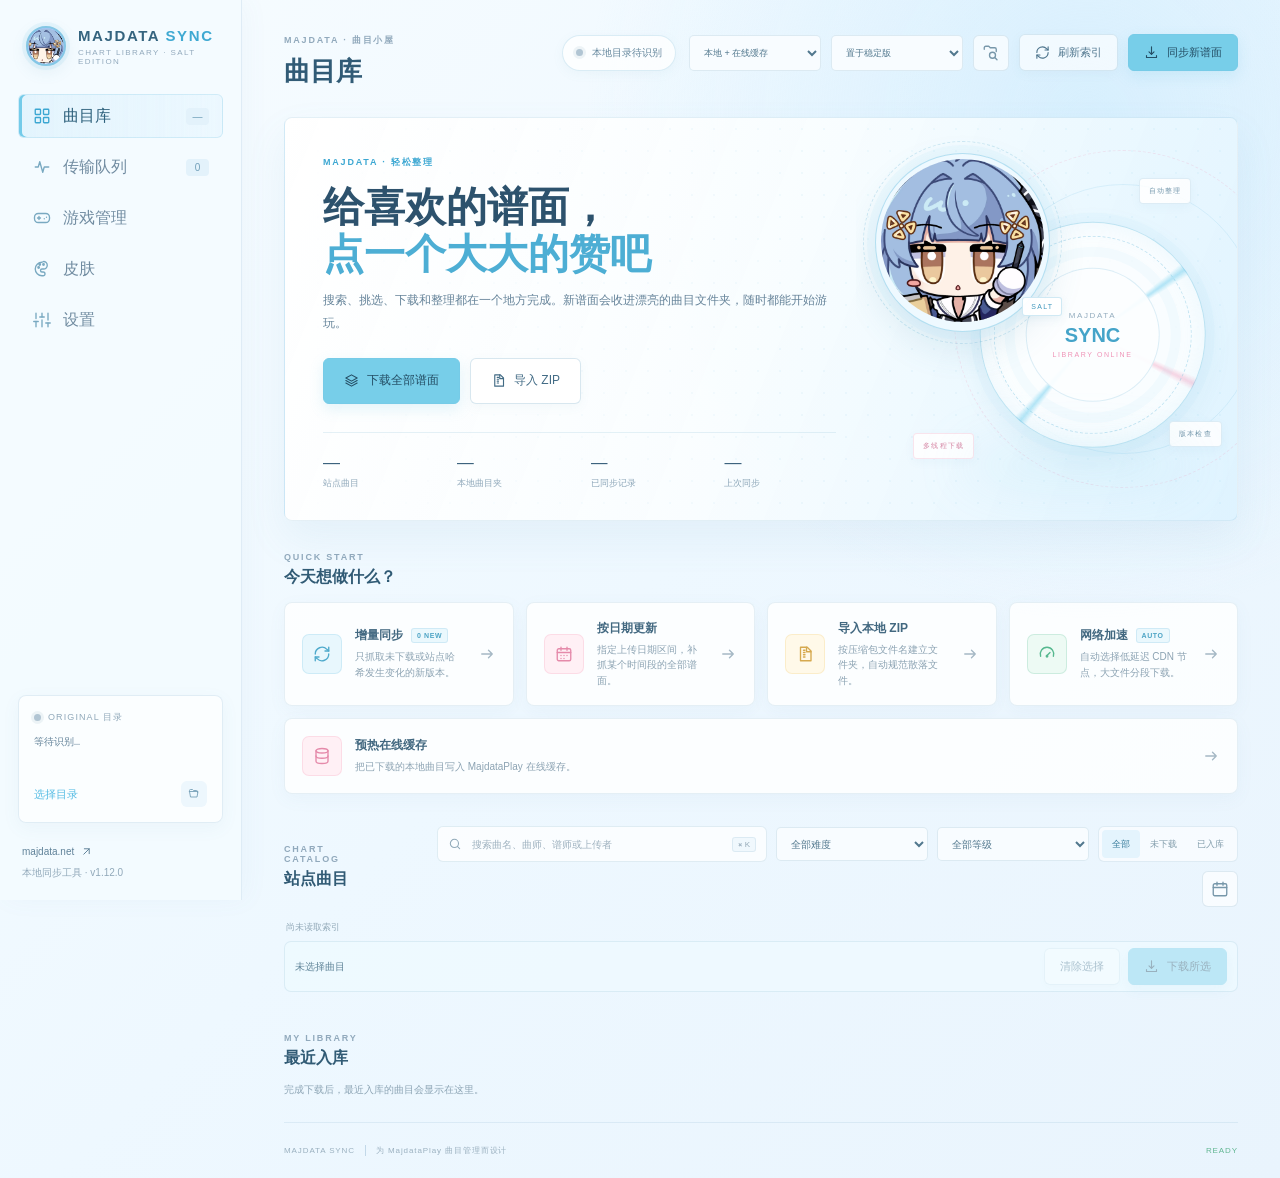
<file: Web/index.html>
<!doctype html>
<html lang="zh-CN">
<head>
  <meta charset="UTF-8">
  <meta name="viewport" content="width=device-width, initial-scale=1.0">
  <title>Majdata Sync</title>
  <link rel="stylesheet" href="styles.css">
</head>
<body>
  <div class="app-shell">
    <aside class="sidebar">
      <div class="brand">
        <div class="brand-mark salt-avatar" aria-hidden="true"></div>
        <div>
          <div class="brand-name">MAJDATA <b>SYNC</b></div>
          <div class="brand-sub">CHART LIBRARY · SALT EDITION</div>
        </div>
      </div>

      <nav class="nav" aria-label="主导航">
        <button class="nav-item active" data-view="library">
          <span class="nav-icon" data-icon="grid"></span>
          <span>曲目库</span>
          <small id="navLibraryCount">—</small>
        </button>
        <button class="nav-item" data-view="tasks">
          <span class="nav-icon" data-icon="activity"></span>
          <span>传输队列</span>
          <small id="navTaskCount">0</small>
        </button>
        <button class="nav-item" data-view="game">
          <span class="nav-icon" data-icon="gamepad-2"></span>
          <span>游戏管理</span>
        </button>
        <button class="nav-item" data-view="skins">
          <span class="nav-icon" data-icon="palette"></span>
          <span>皮肤</span>
        </button>
        <button class="nav-item" data-view="settings">
          <span class="nav-icon" data-icon="sliders"></span>
          <span>设置</span>
        </button>
      </nav>

      <div class="path-panel">
        <div class="path-label"><span class="status-dot" id="pathDot"></span> ORIGINAL 目录</div>
        <div class="path-value" id="pathValue">等待识别…</div>
        <div class="path-actions">
          <button class="text-button" id="chooseFolder">选择目录</button>
          <button class="icon-button small" id="openFolder" title="在资源管理器中打开" aria-label="打开目录"><span data-icon="folder-open"></span></button>
        </div>
      </div>

      <div class="sidebar-foot">
        <a href="#" id="siteLink" class="site-link">majdata.net <span data-icon="arrow-up-right"></span></a>
        <span>本地同步工具 · v1.12.0</span>
      </div>
    </aside>

    <main class="main">
      <header class="topbar">
        <div>
          <div class="eyebrow" id="viewEyebrow">MAJDATA · 曲目小屋</div>
          <h1 id="viewTitle">曲目库</h1>
        </div>
        <div class="top-actions">
          <div class="connection-pill" id="connectionPill">
            <span class="status-dot"></span>
            <span id="connectionText">本地目录待识别</span>
          </div>
          <select id="storageTarget" class="select-control compact" title="下载内容存放位置">
            <option value="both">本地 + 在线缓存</option>
            <option value="cache">仅在线缓存</option>
            <option value="local">仅本地曲目库</option>
          </select>
          <select id="chartTarget" class="select-control compact" title="曲目下载到哪个游戏版本">
            <option value="stable">置于稳定版</option>
            <option value="prerelease">置于测试版</option>
            <option value="both">共存（两版）</option>
          </select>
          <button class="icon-button" id="chooseChartFolder" title="设置曲目目标目录" aria-label="设置曲目目标目录"><span data-icon="folder-search-2"></span></button>
          <button class="button ghost" id="refreshIndex">
            <span data-icon="refresh-cw"></span> 刷新索引
          </button>
          <button class="button primary" id="syncNew">
            <span data-icon="download"></span> 同步新谱面
          </button>
        </div>
      </header>

      <section class="view active" id="view-library">
        <div class="hero">
          <div class="hero-copy">
            <div class="eyebrow accent">MAJDATA · 轻松整理</div>
            <h2>给喜欢的谱面，<br><em>点一个大大的赞吧</em></h2>
            <p>搜索、挑选、下载和整理都在一个地方完成。新谱面会收进漂亮的曲目文件夹，随时都能开始游玩。</p>
            <div class="hero-actions">
              <button class="button primary large" id="downloadAll">
                <span data-icon="layers"></span> 下载全部谱面
              </button>
              <button class="button outline large" id="importZip">
                <span data-icon="file-archive"></span> 导入 ZIP
              </button>
            </div>
            <div class="hero-stats">
              <div><strong id="statCharts">—</strong><span>站点曲目</span></div>
              <div><strong id="statLocal">—</strong><span>本地曲目夹</span></div>
              <div><strong id="statTracked">—</strong><span>已同步记录</span></div>
              <div><strong id="statLast">—</strong><span>上次同步</span></div>
            </div>
          </div>
          <div class="hero-visual" aria-hidden="true">
            <div class="hero-salt">
              <img src="Assets/salt-hero.png" alt="">
            </div>
            <div class="orbit orbit-a"></div>
            <div class="orbit orbit-b"></div>
            <div class="hero-ring">
              <div class="ring-core">
                <span class="core-label">MAJDATA</span>
                <strong id="heroRingValue">SYNC</strong>
                <span class="core-meta">LIBRARY ONLINE</span>
              </div>
            </div>
            <div class="floating-tag tag-one">自动整理</div>
            <div class="floating-tag tag-two">多线程下载</div>
            <div class="floating-tag tag-three">版本检查</div>
          </div>
        </div>

        <div class="section-head">
          <div>
            <div class="eyebrow">QUICK START</div>
            <h3>今天想做什么？</h3>
          </div>
        </div>
        <div class="workflow-grid">
          <button class="workflow-card" id="cardSync">
            <div class="workflow-icon cyan"><span data-icon="refresh-cw"></span></div>
            <div>
              <div class="workflow-title">增量同步 <span class="badge" id="newCountBadge">0 NEW</span></div>
              <p>只抓取未下载或站点哈希发生变化的新版本。</p>
            </div>
            <span class="workflow-arrow" data-icon="arrow-right"></span>
          </button>
          <button class="workflow-card" id="cardDate">
            <div class="workflow-icon pink"><span data-icon="calendar-days"></span></div>
            <div>
              <div class="workflow-title">按日期更新</div>
              <p>指定上传日期区间，补抓某个时间段的全部谱面。</p>
            </div>
            <span class="workflow-arrow" data-icon="arrow-right"></span>
          </button>
          <button class="workflow-card" id="cardImport">
            <div class="workflow-icon yellow"><span data-icon="file-archive"></span></div>
            <div>
              <div class="workflow-title">导入本地 ZIP</div>
              <p>按压缩包文件名建立文件夹，自动规范散落文件。</p>
            </div>
            <span class="workflow-arrow" data-icon="arrow-right"></span>
          </button>
          <button class="workflow-card network-card" id="cardNetwork">
            <div class="workflow-icon mint"><span data-icon="gauge"></span></div>
            <div>
              <div class="workflow-title">网络加速 <span class="badge" id="networkModeBadge">AUTO</span></div>
              <p id="networkCardText">自动选择低延迟 CDN 节点，大文件分段下载。</p>
            </div>
            <span class="workflow-arrow" data-icon="arrow-right"></span>
          </button>
          <button class="workflow-card cache-wide" id="cardCacheAll">
            <div class="workflow-icon pink"><span data-icon="database"></span></div>
            <div>
              <div class="workflow-title">预热在线缓存</div>
              <p>把已下载的本地曲目写入 MajdataPlay 在线缓存。</p>
            </div>
            <span class="workflow-arrow" data-icon="arrow-right"></span>
          </button>
        </div>

        <div class="section-head catalog-head">
          <div>
            <div class="eyebrow">CHART CATALOG</div>
            <h3>站点曲目</h3>
          </div>
          <div class="catalog-tools">
            <label class="search-box">
              <span data-icon="search"></span>
              <input id="searchInput" type="search" placeholder="搜索曲名、曲师、谱师或上传者">
              <kbd>⌘ K</kbd>
            </label>
            <select class="select-control difficulty-filter" id="difficultyFilter" title="按难度分类筛选" aria-label="按难度分类筛选">
              <option value="all">全部难度</option>
              <option value="bas">BASIC</option>
              <option value="adv">ADVANCED</option>
              <option value="exp">EXPERT</option>
              <option value="mst">MASTER</option>
              <option value="remaster">RE:MASTER</option>
              <option value="other">其他难度</option>
            </select>
            <select class="select-control difficulty-filter level-filter" id="levelFilter" title="按数字等级筛选" aria-label="按数字等级筛选">
              <option value="all">全部等级</option>
            </select>
            <div class="segmented" id="statusFilter">
              <button class="active" data-filter="all">全部</button>
              <button data-filter="new">未下载</button>
              <button data-filter="downloaded">已入库</button>
            </div>
            <button class="icon-button" id="filterButton" title="日期筛选" aria-label="日期筛选"><span data-icon="calendar"></span></button>
          </div>
        </div>

        <div class="filter-drawer" id="filterDrawer">
          <div class="filter-field">
            <label for="dateFrom">上传日期从</label>
            <input type="date" id="dateFrom">
          </div>
          <div class="filter-field">
            <label for="dateTo">到</label>
            <input type="date" id="dateTo">
          </div>
          <div class="filter-field">
            <label for="concurrencyRange">并行任务 <b id="concurrencyValue">6</b></label>
            <input type="range" id="concurrencyRange" min="1" max="12" value="6">
          </div>
          <label class="switch-row compact">
            <span>下载 PV 视频</span>
            <input type="checkbox" id="includeVideo" checked>
            <span class="switch"></span>
          </label>
          <div class="filter-actions">
            <button class="button ghost" id="clearFilters">重置</button>
            <button class="button primary" id="applyDateSync"><span data-icon="download"></span> 下载筛选结果</button>
          </div>
        </div>

        <div class="catalog-meta">
          <span id="catalogSummary">尚未读取索引</span>
          <span id="indexTime"></span>
        </div>
        <div class="selection-bar" id="selectionBar">
          <span class="selection-count" id="selectionCount">未选择曲目</span>
          <button class="button ghost" id="clearSelection" disabled>清除选择</button>
          <button class="button primary" id="downloadSelected" disabled><span data-icon="download"></span> 下载所选</button>
        </div>
        <div class="chart-grid" id="chartGrid"></div>
        <div class="catalog-pager hidden" id="catalogPager">
          <button class="icon-button" id="pagePrev" title="上一页" aria-label="上一页"><span data-icon="chevron-left"></span></button>
          <div class="page-buttons" id="pageButtons"></div>
          <button class="icon-button" id="pageNext" title="下一页" aria-label="下一页"><span data-icon="chevron-right"></span></button>
          <span class="page-caption" id="pageCaption"></span>
        </div>
        <div class="empty-state hidden" id="catalogEmpty">
          <div class="empty-art empty-salt"><span data-icon="music-4"></span></div>
          <h4>还没有载入站点曲目</h4>
          <p>刷新索引后会在这里显示 majdata.net 的最新谱面。</p>
          <button class="button primary" id="emptyLoad"><span data-icon="refresh-cw"></span> 读取曲目索引</button>
        </div>

        <div class="recent-section">
          <div class="section-head">
            <div>
              <div class="eyebrow">MY LIBRARY</div>
              <h3>最近入库</h3>
            </div>
          </div>
          <div class="recent-row" id="recentRow">
            <div class="muted-note">完成下载后，最近入库的曲目会显示在这里。</div>
          </div>
        </div>
      </section>

      <section class="view" id="view-tasks">
        <div class="panel-head">
          <div>
            <div class="eyebrow">DOWNLOAD QUEUE</div>
            <h2>下载队列</h2>
            <p class="section-copy">并行下载与解压状态，失败任务可以保留缓存后重新同步。</p>
          </div>
          <button class="button danger ghost" id="cancelOperation"><span data-icon="square"></span> 停止任务</button>
        </div>
        <div class="queue-summary">
          <div class="queue-stat">
            <span>当前阶段</span>
            <strong id="queueStage">空闲</strong>
          </div>
          <div class="queue-stat">
            <span>完成任务</span>
            <strong id="queueCompleted">0 / 0</strong>
          </div>
          <div class="queue-stat">
            <span>下载速度</span>
            <strong id="queueSpeed">—</strong>
          </div>
          <div class="queue-stat">
            <span>结果</span>
            <strong id="queueResult">等待任务</strong>
          </div>
        </div>
        <div class="progress-track large"><div id="queueProgress"></div></div>
        <div class="task-list" id="taskList">
          <div class="empty-state compact" id="taskEmpty">
            <div class="empty-art"><span data-icon="activity"></span></div>
            <h4>队列为空</h4>
            <p>开始同步后会实时显示每首曲目的下载状态。</p>
          </div>
        </div>
      </section>

      <section class="view" id="view-game">
        <div class="panel-head">
          <div>
            <div class="eyebrow">GAME MANAGER</div>
            <h2>游戏管理</h2>
            <p class="section-copy">安装、更新和启动 MajdataPlay，也可以直接修改游戏内置设置。</p>
          </div>
          <button class="button ghost" id="chooseGameFolder"><span data-icon="folder-open"></span> 选择游戏目录</button>
        </div>
        <div class="game-layout">
          <div class="settings-card">
            <div class="settings-heading">
              <div class="workflow-icon cyan"><span data-icon="gamepad-2"></span></div>
              <div>
                <h3>MajdataPlay</h3>
                <p id="gamePathText">尚未选择游戏目录</p>
              </div>
            </div>
            <div class="setting-row">
              <div>
                <strong>游戏版本</strong>
                <span id="gameChannelHint">稳定版使用 MajdataHub 同款 CNB 逐文件并发下载；测试版使用 Fast 整包加速。</span>
              </div>
              <select class="select-control" id="gameChannel">
                <option value="stable">稳定版</option>
                <option value="prerelease">测试版 nightly</option>
              </select>
            </div>
            <div class="setting-row">
              <div>
                <strong>下载线路</strong>
                <span id="gameRouteHint">稳定版固定 CNB，每文件独立续传；测试版 Fast 默认 ghfast.top，波动不换镜像。</span>
              </div>
              <select class="select-control" id="gameRoute">
                <option value="fast">Fast（默认）</option>
                <option value="cnb">CNB（MajdataHub 同款）</option>
                <option value="proxy">Proxy</option>
                <option value="mirror">Mirror</option>
                <option value="auto">自动测速</option>
              </select>
            </div>
            <div class="setting-row">
              <div>
                <strong>完整游戏包</strong>
                <span id="installGameHint">下载后自动解压到所选游戏目录</span>
              </div>
              <button class="button primary" id="installGame"><span data-icon="download"></span> 下载安装</button>
            </div>
            <div class="setting-row">
              <div>
                <strong>版本检查</strong>
                <span id="gameUpdateText">检查游戏文件是否与最新构建一致</span>
              </div>
              <div class="inline-actions">
                <button class="button ghost" id="checkGameUpdate"><span data-icon="refresh-cw"></span> 检查</button>
                <button class="button ghost" id="updateGame" disabled><span data-icon="arrow-down-to-line"></span> 更新</button>
              </div>
            </div>
            <div class="setting-row">
              <div>
                <strong>游戏目录</strong>
                <span id="gameFolderPath">未设置</span>
              </div>
              <div class="inline-actions">
                <button class="button ghost" id="openGameFolderStable"><span data-icon="folder-open"></span> 稳定版目录</button>
                <button class="button ghost" id="openGameFolderPrerelease"><span data-icon="folder-open"></span> 测试版目录</button>
              </div>
            </div>
          </div>
          <div class="settings-card">
            <div class="settings-heading">
              <div class="workflow-icon pink"><span data-icon="play"></span></div>
              <div>
                <h3>启动游戏</h3>
                <p>选择渲染 API 或特殊模式后启动 MajdataPlay。</p>
              </div>
            </div>
            <div class="setting-row">
              <div>
                <strong>启动方式</strong>
                <span>普通用户保持默认即可</span>
              </div>
              <select class="select-control" id="launchOption">
                <option value="default">默认启动</option>
                <option value="d3d11">强制 D3D11</option>
                <option value="d3d12">强制 D3D12</option>
                <option value="opengl">强制 OpenGL</option>
                <option value="vulkan">强制 Vulkan</option>
                <option value="test">测试模式</option>
                <option value="edit">谱面编辑模式</option>
              </select>
            </div>
            <button class="button primary wide-button" id="launchGame"><span data-icon="play"></span> 启动 MajdataPlay</button>
          </div>
        </div>
        <div class="section-head">
          <div>
            <div class="eyebrow">GAME SETTINGS</div>
            <h3>内置设置</h3>
          </div>
          <button class="button ghost" id="saveGameSettings"><span data-icon="save"></span> 保存设置</button>
        </div>
        <div class="game-settings-grid" id="gameSettingsGrid"></div>
        <details class="advanced-settings" id="advancedSettings">
          <summary>
            <span><span data-icon="file-text"></span> 高级设置</span>
            <small>修改内置设置中未展示的 settings.json 字段</small>
          </summary>
          <div class="advanced-settings-body">
            <div class="advanced-settings-actions">
              <span id="advancedSettingsHint">读取后再修改，普通设置与高级设置分开保存。</span>
              <span class="advanced-settings-buttons">
                <button class="button ghost" id="loadAdvancedSettings"><span data-icon="refresh-cw"></span> 读取当前配置</button>
                <button class="button primary" id="saveAdvancedSettings" disabled><span data-icon="save"></span> 保存高级设置</button>
              </span>
            </div>
            <label class="advanced-search">
              <span data-icon="search"></span>
              <input type="search" id="advancedSettingsSearch" placeholder="搜索设置，例如 Volume、Debug、皮肤">
              <small id="advancedSearchCount">输入名称或分组快速定位</small>
            </label>
            <div class="advanced-settings-grid" id="advancedSettingsGrid"></div>
          </div>
        </details>
      </section>

      <section class="view" id="view-skins">
        <div class="panel-head">
          <div>
            <div class="eyebrow">SKIN LIBRARY</div>
            <h2>皮肤</h2>
            <p class="section-copy">下载社区皮肤到游戏 Skins 目录，并在这里直接切换当前皮肤。</p>
          </div>
          <button class="button ghost" id="refreshSkins"><span data-icon="refresh-cw"></span> 刷新列表</button>
        </div>
        <div class="section-head">
          <div>
            <div class="eyebrow">ONLINE SKINS</div>
            <h3>在线皮肤</h3>
          </div>
          <span class="skin-count" id="onlineSkinCount"></span>
        </div>
        <div class="skin-note" id="skinSourceNote">
          <span data-icon="info"></span>
          <span>在线列表来自 CNB，失败时自动切换 GitHub。</span>
        </div>
        <div class="skin-grid" id="skinGrid"></div>
        <div class="section-head">
          <div>
            <div class="eyebrow">INSTALLED</div>
            <h3>已安装皮肤</h3>
          </div>
        </div>
        <div class="installed-skin-grid" id="installedSkins"></div>
      </section>

      <section class="view" id="view-settings">
        <div class="panel-head">
          <div>
            <div class="eyebrow">PREFERENCES</div>
            <h2>偏好设置</h2>
            <p class="section-copy">这些设置会保存在本机，不会上传到 majdata.net。</p>
          </div>
        </div>
        <div class="settings-layout">
          <div class="settings-card">
            <div class="settings-heading">
              <div class="workflow-icon cyan"><span data-icon="folder-search-2"></span></div>
              <div>
                <h3>曲目目录</h3>
                <p>选择游戏目录时会自动定位 MaiCharts\Original，不依赖盘符。</p>
              </div>
            </div>
            <div class="setting-row">
              <div>
                <strong>当前 Original 路径</strong>
                <span id="settingsPath">未识别</span>
              </div>
              <button class="button ghost" id="settingsChoose">更改</button>
            </div>
            <div class="setting-row">
              <div>
                <strong>自动查找游戏</strong>
                <span>扫描本机常见目录与 MajdataPlay.exe 邻近路径</span>
              </div>
              <button class="button ghost" id="detectFolder"><span data-icon="wand-sparkles"></span> 自动识别</button>
            </div>
          </div>

          <div class="settings-card">
            <div class="settings-heading">
              <div class="workflow-icon pink"><span data-icon="gauge"></span></div>
              <div>
                <h3>下载性能</h3>
                <p>更高的并发能缩短大批量下载时间，但也会增加站点压力。</p>
              </div>
            </div>
            <div class="setting-row">
              <div>
                <strong>并行曲目数</strong>
                <span>建议 4 到 8，默认 6</span>
              </div>
              <div class="stepper">
                <button data-step="-1" aria-label="减少并发">−</button>
                <b id="settingsConcurrency">6</b>
                <button data-step="1" aria-label="增加并发">+</button>
              </div>
            </div>
            <div class="setting-row">
              <div>
                <strong>大文件分段下载</strong>
                <span>支持时并行拉取多个 Range 数据块</span>
              </div>
              <select class="select-control" id="downloadMode">
                <option value="auto">自动 · 推荐</option>
                <option value="single">单连接 · 兼容</option>
                <option value="2">双连接</option>
                <option value="4">四连接</option>
              </select>
            </div>
            <div class="setting-row">
              <div>
                <strong>下载存放目标</strong>
                <span>可同时保留本地曲目与 MajdataPlay 在线缓存</span>
              </div>
              <select class="select-control" id="settingsStorageTarget">
                <option value="both">本地 + 在线缓存</option>
                <option value="cache">仅在线缓存</option>
                <option value="local">仅本地曲目库</option>
              </select>
            </div>
            <div class="setting-row">
              <div>
                <strong>CDN 节点测速</strong>
                <span id="networkNodeStatus">自动选择延迟最低的可用节点</span>
              </div>
              <button class="button ghost" id="testNetwork"><span data-icon="gauge"></span> 自动测速</button>
            </div>
            <div class="network-route-list hidden" id="networkRouteList"></div>
            <label class="switch-row">
              <span>
                <strong>优先使用加速镜像</strong>
                <small>maj-3 / maj-2 / maj-1，失败时自动回退主站</small>
              </span>
              <input type="checkbox" id="useMirrors" checked>
              <span class="switch"></span>
            </label>
            <label class="switch-row">
              <span>
                <strong>下载 PV 视频</strong>
                <small>关闭后仅保留曲目、封面、谱面与 metadata</small>
              </span>
              <input type="checkbox" id="settingsVideo" checked>
              <span class="switch"></span>
            </label>
            <label class="switch-row">
              <span>
                <strong>启动后检查更新</strong>
                <small>程序打开时快速读取缓存索引，不自动开始下载</small>
              </span>
              <input type="checkbox" id="settingsAutoCheck" checked>
              <span class="switch"></span>
            </label>
          </div>

          <div class="settings-card wide">
            <div class="settings-heading">
              <div class="workflow-icon yellow"><span data-icon="info"></span></div>
              <div>
                <h3>目录规则</h3>
                <p>下载后的结构符合 MajdataPlay 曲目文件夹规则，站点 ID 写入 <code>id</code> 文件用于下次增量比对。</p>
              </div>
            </div>
            <div class="code-tree">
              <div><span>Original</span></div>
              <div class="tree-row"><span class="tree-line">├─</span><b>曲目标题</b><small>按 ZIP / 曲名生成文件夹</small></div>
              <div class="tree-row indent"><span class="tree-line">├─</span>maidata.txt</div>
              <div class="tree-row indent"><span class="tree-line">├─</span>track.mp3</div>
              <div class="tree-row indent"><span class="tree-line">├─</span>bg.jpg</div>
              <div class="tree-row indent"><span class="tree-line">├─</span>pv.mp4 <small>可选</small></div>
              <div class="tree-row indent"><span class="tree-line">└─</span>id</div>
            </div>
            <div class="setting-row">
              <div>
                <strong>同步记录文件</strong>
                <span>.majdata-sync-index.json</span>
              </div>
              <button class="button ghost" id="openFolderSettings"><span data-icon="folder-open"></span> 打开目录</button>
            </div>
            <div class="setting-row">
              <div>
                <strong>运行日志</strong>
                <span>记录启动、退出与异常，方便排查闪退</span>
              </div>
              <button class="button ghost" id="openLogs"><span data-icon="file-text"></span> 打开日志</button>
            </div>
          </div>
        </div>
      </section>

      <footer class="app-footer">
        <span>MAJDATA SYNC</span>
        <span class="footer-sep"></span>
        <span>为 MajdataPlay 曲目管理而设计</span>
        <span class="footer-right" id="footerStatus">READY</span>
      </footer>
    </main>
  </div>

  <div class="operation-bar" id="operationBar" aria-live="polite">
    <div class="op-spinner"></div>
    <div class="op-copy">
      <strong id="operationText">正在准备</strong>
      <div class="progress-track"><div id="operationProgress"></div></div>
    </div>
    <span class="op-count" id="operationCount"></span>
    <button class="icon-button" id="operationCancel" title="停止" aria-label="停止"><span data-icon="x"></span></button>
  </div>

  <div class="toast-stack" id="toastStack" aria-live="polite"></div>

  <div class="modal-backdrop hidden" id="dateModal">
    <div class="modal">
      <div class="modal-head">
        <div>
          <div class="eyebrow">DATE RANGE</div>
          <h3>按日期更新</h3>
        </div>
        <button class="icon-button" data-close-modal aria-label="关闭"><span data-icon="x"></span></button>
      </div>
      <p class="modal-copy">站点按上传时间记录谱面。选择日期后，程序会在当前索引中筛选并下载整个区间。</p>
      <div class="date-presets">
        <button data-preset="today">今天</button>
        <button data-preset="7">最近 7 天</button>
        <button data-preset="30">最近 30 天</button>
        <button data-preset="month">本月</button>
      </div>
      <div class="modal-form">
        <label>开始日期<input type="date" id="modalDateFrom"></label>
        <span class="date-dash">—</span>
        <label>结束日期<input type="date" id="modalDateTo"></label>
      </div>
      <label class="check-line"><input type="checkbox" id="modalOnlyNew" checked> 仅下载未入库或已更新的曲目</label>
      <div class="modal-foot">
        <button class="button ghost" data-close-modal>取消</button>
        <button class="button primary" id="startDateSync"><span data-icon="download"></span> 开始下载</button>
      </div>
    </div>
  </div>

  <div class="modal-backdrop hidden" id="importModal">
    <div class="modal import-modal">
      <div class="modal-head">
        <div>
          <div class="eyebrow">LOCAL IMPORT</div>
          <h3>导入 ZIP 谱面</h3>
        </div>
        <button class="icon-button" data-close-modal aria-label="关闭"><span data-icon="x"></span></button>
      </div>
      <div class="drop-zone" id="dropZone" tabindex="0">
        <div class="drop-icon"><span data-icon="file-archive"></span></div>
        <strong>点击选择一个 ZIP 文件</strong>
        <span id="zipSelectedPath">解压后会在 Original 下按文件名创建曲目文件夹</span>
        <input type="file" id="zipInput" accept=".zip,application/zip" hidden>
      </div>
      <div class="import-note">
        <span data-icon="shield-check"></span>
        <p>压缩包会先校验路径安全性，再解压到临时目录；检测到 <code>maidata.txt</code> 后才会移入曲目库。</p>
      </div>
      <div class="modal-foot">
        <button class="button ghost" data-close-modal>取消</button>
        <button class="button primary" id="startImport" disabled><span data-icon="unarchive"></span> 导入并解压</button>
      </div>
    </div>
  </div>

  <div class="modal-backdrop hidden" id="tourModal">
    <div class="modal tour-modal">
      <div class="tour-art">
        <div class="tour-salt-wrap">
          <img src="Assets/salt-avatar.webp" alt="">
          <span class="tour-salt-badge" data-icon="refresh-cw"></span>
        </div>
      </div>
            <div class="eyebrow accent">WELCOME TO MAJDATA</div>
            <h3>先找到你的曲目小屋。</h3>
      <p class="modal-copy">程序会自动寻找 MajdataPlay 的 <code>MaiCharts\Original</code>。换电脑后也只需要选择游戏根目录或 Original 文件夹，不绑定盘符。</p>
      <div class="tour-actions">
        <button class="button ghost" id="tourLater">稍后手动选择</button>
        <button class="button primary" id="tourChoose"><span data-icon="folder-search-2"></span> 自动识别目录</button>
      </div>
    </div>
  </div>

  <script src="settings-metadata.js"></script>
  <script src="app.js"></script>
</body>
</html>
</file>
<file: Web/styles.css>
:root {
  color-scheme: dark;
  --bg: #080d14;
  --sidebar: #0b111a;
  --panel: #101824;
  --panel-2: #141e2c;
  --panel-3: #192536;
  --line: rgba(148, 173, 202, 0.14);
  --line-strong: rgba(148, 173, 202, 0.25);
  --text: #f2f6fb;
  --muted: #8fa0b5;
  --dim: #5e7086;
  --cyan: #42d7ee;
  --cyan-soft: rgba(66, 215, 238, 0.13);
  --pink: #ff5c9d;
  --pink-soft: rgba(255, 92, 157, 0.12);
  --yellow: #ffd166;
  --green: #57dc9a;
  --red: #ff6b78;
  --radius: 8px;
  --shadow: 0 18px 50px rgba(0, 0, 0, 0.28);
  font-family: "Microsoft YaHei UI", "Segoe UI", sans-serif;
}

* {
  box-sizing: border-box;
}

html,
body {
  margin: 0;
  min-width: 100%;
  min-height: 100%;
  background: var(--bg);
  color: var(--text);
}

body {
  overflow-x: hidden;
}

button,
input {
  font: inherit;
}

button {
  color: inherit;
}

button:focus-visible,
input:focus-visible,
[tabindex]:focus-visible {
  outline: 2px solid var(--cyan);
  outline-offset: 2px;
}

svg {
  display: block;
  width: 18px;
  height: 18px;
  stroke: currentColor;
  stroke-width: 1.8;
  fill: none;
  stroke-linecap: round;
  stroke-linejoin: round;
}

.app-shell {
  display: grid;
  grid-template-columns: 242px minmax(0, 1fr);
  min-height: 100vh;
  background:
    radial-gradient(circle at 72% 0%, rgba(20, 110, 145, 0.12), transparent 32%),
    linear-gradient(180deg, #0a111b 0%, #080d14 100%);
}

.sidebar {
  position: sticky;
  top: 0;
  display: flex;
  flex-direction: column;
  height: 100vh;
  padding: 26px 18px 20px;
  background: rgba(9, 15, 24, 0.96);
  border-right: 1px solid var(--line);
  z-index: 4;
}

.brand {
  display: flex;
  align-items: center;
  gap: 12px;
  padding: 0 8px 28px;
}

.brand-mark {
  position: relative;
  flex: 0 0 auto;
  width: 40px;
  height: 40px;
  border: 2px solid rgba(114, 221, 247, 0.75);
  border-radius: 50%;
  background: #a9c7f7 url("Assets/salt-avatar.webp") center / cover no-repeat;
  box-shadow:
    0 0 0 4px rgba(66, 215, 238, 0.07),
    0 0 24px rgba(66, 215, 238, 0.24);
}

.brand-mark span {
  position: absolute;
  left: 50%;
  top: 50%;
  width: 18px;
  height: 3px;
  border-radius: 3px;
  background: var(--cyan);
  transform-origin: center;
}

.brand-mark.salt-avatar,
.brand-mark.salt-avatar span,
.brand-mark.salt-avatar i {
  background-image: none;
  border: 0;
}

.brand-mark.salt-avatar {
  border: 2px solid rgba(114, 221, 247, 0.75);
  background: #a9c7f7 url("Assets/salt-avatar.webp") center / cover no-repeat;
}

.brand-mark.salt-avatar span,
.brand-mark.salt-avatar i {
  display: none;
}

.brand-mark span:first-child {
  transform: translate(-50%, -50%) rotate(45deg);
}

.brand-mark span:nth-child(2) {
  transform: translate(-50%, -50%) rotate(-45deg);
}

.brand-mark i {
  position: absolute;
  inset: 10px;
  border: 1px solid rgba(255, 255, 255, 0.62);
  border-radius: 50%;
}

.brand-name {
  font-family: Bahnschrift, "Segoe UI", sans-serif;
  font-size: 15px;
  font-weight: 600;
  letter-spacing: 1.6px;
  white-space: nowrap;
}

.brand-name b {
  color: var(--cyan);
  font-weight: 600;
}

.brand-sub {
  margin-top: 4px;
  color: var(--dim);
  font-family: Bahnschrift, sans-serif;
  font-size: 8px;
  letter-spacing: 1.4px;
}

.nav {
  display: grid;
  gap: 7px;
}

.nav-item {
  display: grid;
  grid-template-columns: 20px 1fr auto;
  align-items: center;
  gap: 11px;
  width: 100%;
  min-height: 44px;
  padding: 0 13px;
  border: 1px solid transparent;
  border-radius: 6px;
  background: transparent;
  color: var(--muted);
  text-align: left;
  cursor: pointer;
  transition: color 160ms ease, border-color 160ms ease, background 160ms ease;
}

.nav-item:hover {
  color: var(--text);
  background: rgba(255, 255, 255, 0.03);
}

.nav-item.active {
  color: var(--text);
  border-color: rgba(66, 215, 238, 0.18);
  background: linear-gradient(90deg, rgba(66, 215, 238, 0.12), rgba(66, 215, 238, 0.035));
}

.nav-item.active .nav-icon {
  color: var(--cyan);
}

.nav-item small {
  min-width: 23px;
  padding: 3px 6px;
  border-radius: 4px;
  background: rgba(255, 255, 255, 0.055);
  color: var(--dim);
  font-size: 10px;
  text-align: center;
}

.nav-icon {
  display: grid;
  place-items: center;
  width: 20px;
  color: var(--muted);
}

.path-panel {
  margin-top: auto;
  padding: 15px;
  border: 1px solid var(--line);
  border-radius: var(--radius);
  background: rgba(255, 255, 255, 0.022);
}

.path-label {
  display: flex;
  align-items: center;
  gap: 7px;
  color: var(--dim);
  font-family: Bahnschrift, sans-serif;
  font-size: 9px;
  letter-spacing: 1.1px;
}

.status-dot {
  display: inline-block;
  width: 7px;
  height: 7px;
  border-radius: 50%;
  background: var(--dim);
  box-shadow: 0 0 0 3px rgba(94, 112, 134, 0.12);
}

.status-dot.ok {
  background: var(--green);
  box-shadow: 0 0 0 3px rgba(87, 220, 154, 0.12), 0 0 10px rgba(87, 220, 154, 0.4);
}

.path-value {
  min-height: 36px;
  margin: 11px 0 10px;
  color: #c6d2df;
  font-family: "Cascadia Mono", Consolas, monospace;
  font-size: 10px;
  line-height: 1.55;
  word-break: break-all;
}

.path-actions {
  display: flex;
  align-items: center;
  justify-content: space-between;
}

.text-button {
  padding: 0;
  border: 0;
  background: none;
  color: var(--cyan);
  font-size: 11px;
  cursor: pointer;
}

.sidebar-foot {
  display: flex;
  flex-direction: column;
  gap: 8px;
  padding: 22px 4px 0;
  color: var(--dim);
  font-size: 10px;
}

.site-link {
  display: flex;
  align-items: center;
  gap: 6px;
  width: max-content;
  color: #9eb0c4;
  text-decoration: none;
}

.site-link svg {
  width: 13px;
  height: 13px;
}

.main {
  min-width: 0;
  padding: 34px 42px 0;
}

.topbar {
  display: flex;
  align-items: flex-start;
  justify-content: space-between;
  gap: 24px;
  margin-bottom: 28px;
}

.eyebrow {
  color: var(--dim);
  font-family: Bahnschrift, sans-serif;
  font-size: 9px;
  font-weight: 600;
  letter-spacing: 1.8px;
}

.eyebrow.accent {
  color: var(--cyan);
}

.topbar h1 {
  margin: 7px 0 0;
  font-family: Bahnschrift, "Microsoft YaHei UI", sans-serif;
  font-size: 26px;
  font-weight: 500;
  letter-spacing: 0.2px;
}

.top-actions {
  display: flex;
  align-items: center;
  gap: 10px;
}

.connection-pill {
  display: flex;
  align-items: center;
  gap: 9px;
  height: 36px;
  margin-right: 3px;
  padding: 0 13px;
  border: 1px solid var(--line);
  border-radius: 999px;
  color: var(--muted);
  font-size: 10px;
  white-space: nowrap;
}

.button {
  display: inline-flex;
  align-items: center;
  justify-content: center;
  gap: 8px;
  min-height: 37px;
  padding: 0 15px;
  border: 1px solid var(--line-strong);
  border-radius: 6px;
  background: var(--panel-2);
  color: #dce6f1;
  font-size: 11px;
  font-weight: 500;
  white-space: nowrap;
  cursor: pointer;
  transition: transform 140ms ease, background 140ms ease, border-color 140ms ease;
}

.button:hover:not(:disabled) {
  transform: translateY(-1px);
  border-color: rgba(66, 215, 238, 0.4);
  background: #1a293b;
}

.button:disabled {
  opacity: 0.42;
  cursor: not-allowed;
}

.button.primary {
  border-color: rgba(66, 215, 238, 0.42);
  background: var(--cyan);
  color: #071015;
  box-shadow: 0 7px 20px rgba(66, 215, 238, 0.12);
}

.button.primary:hover:not(:disabled) {
  background: #66e2f4;
}

.button.ghost {
  background: rgba(255, 255, 255, 0.025);
}

.button.outline {
  border-color: rgba(255, 255, 255, 0.21);
  background: rgba(255, 255, 255, 0.03);
  color: var(--text);
}

.button.danger {
  color: var(--red);
  border-color: rgba(255, 107, 120, 0.23);
  background: rgba(255, 107, 120, 0.05);
}

.button.large {
  min-height: 46px;
  padding: 0 20px;
  font-size: 12px;
}

.button svg {
  width: 15px;
  height: 15px;
}

.icon-button {
  display: inline-grid;
  place-items: center;
  width: 36px;
  height: 36px;
  padding: 0;
  border: 1px solid var(--line);
  border-radius: 6px;
  background: rgba(255, 255, 255, 0.025);
  color: var(--muted);
  cursor: pointer;
}

.icon-button:hover {
  color: var(--text);
  border-color: var(--line-strong);
}

.icon-button.small {
  width: 26px;
  height: 26px;
  border: 0;
  background: rgba(255, 255, 255, 0.05);
}

.icon-button.small svg {
  width: 12px;
  height: 12px;
}

.view {
  display: none;
  animation: view-in 220ms ease both;
}

.view.active {
  display: block;
}

@keyframes view-in {
  from { opacity: 0; transform: translateY(5px); }
  to { opacity: 1; transform: none; }
}

.hero {
  position: relative;
  display: grid;
  grid-template-columns: minmax(0, 1.2fr) minmax(360px, 0.8fr);
  min-height: 352px;
  overflow: hidden;
  border: 1px solid var(--line);
  border-radius: var(--radius);
  background:
    linear-gradient(100deg, rgba(16, 27, 41, 0.98) 0%, rgba(13, 24, 36, 0.95) 58%, rgba(11, 22, 34, 0.98) 100%);
}

.hero::before {
  position: absolute;
  inset: 0;
  content: "";
  pointer-events: none;
  background-image:
    linear-gradient(rgba(66, 215, 238, 0.035) 1px, transparent 1px),
    linear-gradient(90deg, rgba(66, 215, 238, 0.035) 1px, transparent 1px);
  background-size: 48px 48px;
  mask-image: linear-gradient(90deg, transparent 0%, black 50%, black 100%);
}

.hero-copy {
  position: relative;
  z-index: 1;
  padding: 38px 20px 30px 38px;
}

.hero h2 {
  margin: 15px 0 12px;
  font-size: clamp(30px, 3.2vw, 46px);
  font-weight: 600;
  line-height: 1.14;
  letter-spacing: 0;
}

.hero h2 em {
  color: var(--cyan);
  font-style: normal;
}

.hero-copy > p {
  max-width: 620px;
  margin: 0;
  color: var(--muted);
  font-size: 12px;
  line-height: 1.85;
}

.hero-actions {
  display: flex;
  gap: 10px;
  margin-top: 24px;
}

.hero-stats {
  display: grid;
  grid-template-columns: repeat(4, minmax(0, 1fr));
  gap: 22px;
  max-width: 620px;
  margin-top: 28px;
  padding-top: 20px;
  border-top: 1px solid var(--line);
}

.hero-stats div {
  display: flex;
  flex-direction: column;
  gap: 4px;
  min-width: 0;
}

.hero-stats strong {
  overflow: hidden;
  color: #e8f1f8;
  font-family: Bahnschrift, sans-serif;
  font-size: 17px;
  font-weight: 500;
  text-overflow: ellipsis;
  white-space: nowrap;
}

.hero-stats span {
  color: var(--dim);
  font-size: 9px;
}

.hero-visual {
  position: relative;
  min-height: 350px;
  overflow: hidden;
}

.hero-visual::after {
  position: absolute;
  right: 12%;
  bottom: 8%;
  width: 230px;
  height: 45px;
  border-radius: 50%;
  content: "";
  background: rgba(66, 215, 238, 0.11);
  filter: blur(25px);
}

.hero-ring {
  position: absolute;
  top: 50%;
  left: 49%;
  width: 226px;
  height: 226px;
  padding: 8px;
  border: 1px solid rgba(66, 215, 238, 0.5);
  border-radius: 50%;
  background:
    conic-gradient(from 15deg, transparent 0 10%, rgba(66, 215, 238, 0.65) 11%, transparent 12% 27%, rgba(255, 92, 157, 0.65) 28%, transparent 29% 56%, rgba(66, 215, 238, 0.65) 57%, transparent 58%),
    rgba(8, 17, 27, 0.74);
  box-shadow:
    0 0 0 9px rgba(66, 215, 238, 0.025),
    0 0 60px rgba(66, 215, 238, 0.13),
    inset 0 0 35px rgba(66, 215, 238, 0.08);
  transform: translate(-28%, -43%);
  animation: slow-spin 38s linear infinite;
}

.hero-ring::before,
.hero-ring::after {
  position: absolute;
  border-radius: 50%;
  content: "";
  pointer-events: none;
}

.hero-ring::before {
  inset: 13px;
  border: 1px dashed rgba(66, 215, 238, 0.52);
}

.hero-ring::after {
  inset: 24px;
  border: 10px solid rgba(66, 215, 238, 0.035);
}

.ring-core {
  display: flex;
  position: absolute;
  inset: 45px;
  align-items: center;
  flex-direction: column;
  justify-content: center;
  border: 1px solid rgba(255, 255, 255, 0.11);
  border-radius: 50%;
  background: rgba(7, 15, 24, 0.94);
  animation: slow-spin-reverse 38s linear infinite;
}

.core-label,
.core-meta {
  color: var(--dim);
  font-family: Bahnschrift, sans-serif;
  font-size: 8px;
  letter-spacing: 1.6px;
}

.ring-core strong {
  margin: 4px 0;
  color: var(--cyan);
  font-family: Bahnschrift, sans-serif;
  font-size: 25px;
  font-weight: 600;
  letter-spacing: 1px;
}

.core-meta {
  color: var(--pink);
  font-size: 7px;
}

@keyframes slow-spin {
  to { transform: translate(-28%, -43%) rotate(360deg); }
}

@keyframes slow-spin-reverse {
  to { transform: rotate(-360deg); }
}

.orbit {
  position: absolute;
  top: 50%;
  left: 70%;
  border: 1px solid rgba(66, 215, 238, 0.1);
  border-radius: 50%;
  transform: translate(-50%, -50%);
}

.orbit-a {
  width: 270px;
  height: 270px;
}

.orbit-b {
  width: 338px;
  height: 338px;
  border-style: dashed;
  border-color: rgba(255, 92, 157, 0.12);
}

.floating-tag {
  position: absolute;
  padding: 7px 9px;
  border: 1px solid var(--line-strong);
  border-radius: 4px;
  background: rgba(9, 16, 25, 0.85);
  color: var(--muted);
  font-family: Bahnschrift, sans-serif;
  font-size: 7px;
  letter-spacing: 1.2px;
}

.tag-one { top: 15%; right: 12%; }
.tag-two { bottom: 15%; left: 15%; border-color: rgba(255, 92, 157, 0.26); color: #d795af; }
.tag-three { right: 4%; bottom: 18%; }

.hero-salt {
  position: absolute;
  z-index: 1;
  top: 35px;
  left: 5%;
  width: min(46%, 213px);
  aspect-ratio: 1;
  padding: 5px;
  border: 1px solid rgba(131, 219, 248, 0.5);
  border-radius: 50%;
  background: #101b2a;
  box-shadow:
    0 0 0 8px rgba(66, 215, 238, 0.025),
    0 20px 55px rgba(0, 0, 0, 0.4),
    0 0 45px rgba(66, 215, 238, 0.15);
}

.hero-salt::before {
  position: absolute;
  z-index: -1;
  inset: -13px;
  border: 1px dashed rgba(66, 215, 238, 0.22);
  border-radius: 50%;
  content: "";
}

.hero-salt::after {
  position: absolute;
  right: -13px;
  bottom: 15px;
  padding: 5px 8px;
  border: 1px solid rgba(66, 215, 238, 0.3);
  border-radius: 3px;
  content: "SALT";
  background: rgba(8, 17, 27, 0.93);
  color: var(--cyan);
  font-family: Bahnschrift, sans-serif;
  font-size: 7px;
  letter-spacing: 1.3px;
}

@media (max-width: 1180px) {
  .hero-salt { width: 158px; }
}

.hero-salt img {
  width: 100%;
  height: 100%;
  border-radius: 50%;
  object-fit: cover;
}

.empty-art.empty-salt {
  position: relative;
  overflow: hidden;
  border-color: rgba(255, 255, 255, 0.22);
  background: #a9c7f7 url("Assets/salt-avatar.webp") center / cover no-repeat;
  color: #08131e;
}

.empty-art.empty-salt::after {
  position: absolute;
  inset: 0;
  content: "";
  background: rgba(5, 13, 22, 0.3);
}

.empty-art.empty-salt span {
  position: relative;
  z-index: 1;
  color: #fff;
  filter: drop-shadow(0 1px 3px rgba(0, 0, 0, 0.5));
}

.section-head {
  display: flex;
  align-items: flex-end;
  justify-content: space-between;
  gap: 20px;
  margin: 31px 0 14px;
}

.section-head h3 {
  margin: 5px 0 0;
  font-size: 16px;
  font-weight: 600;
}

.workflow-grid {
  display: grid;
  grid-template-columns: repeat(4, minmax(0, 1fr));
  gap: 12px;
}

.workflow-card {
  display: grid;
  grid-template-columns: 40px 1fr 18px;
  align-items: center;
  gap: 13px;
  min-height: 99px;
  padding: 17px;
  border: 1px solid var(--line);
  border-radius: var(--radius);
  background: linear-gradient(135deg, rgba(20, 31, 47, 0.72), rgba(13, 21, 32, 0.7));
  color: var(--text);
  text-align: left;
  cursor: pointer;
  transition: border-color 160ms ease, transform 160ms ease, background 160ms ease;
}

.workflow-card:hover {
  transform: translateY(-2px);
  border-color: rgba(66, 215, 238, 0.28);
  background: linear-gradient(135deg, rgba(23, 37, 54, 0.88), rgba(13, 21, 32, 0.8));
}

.workflow-icon {
  display: grid;
  place-items: center;
  width: 40px;
  height: 40px;
  border: 1px solid;
  border-radius: 7px;
}

.workflow-icon.cyan { color: var(--cyan); border-color: rgba(66, 215, 238, 0.24); background: var(--cyan-soft); }
.workflow-icon.pink { color: var(--pink); border-color: rgba(255, 92, 157, 0.24); background: var(--pink-soft); }
.workflow-icon.yellow { color: var(--yellow); border-color: rgba(255, 209, 102, 0.23); background: rgba(255, 209, 102, 0.09); }

.workflow-icon.mint {
  color: #56b88f;
  border-color: rgba(99, 193, 153, 0.24);
  background: #edfaf4;
}

.workflow-card.cache-wide {
  grid-column: 1 / -1;
  min-height: 74px;
}

.workflow-title {
  display: flex;
  align-items: center;
  gap: 8px;
  font-size: 12px;
  font-weight: 600;
}

.workflow-card p {
  margin: 5px 0 0;
  color: var(--dim);
  font-size: 10px;
  line-height: 1.55;
}

.badge {
  padding: 3px 5px;
  border: 1px solid rgba(66, 215, 238, 0.16);
  border-radius: 3px;
  background: rgba(66, 215, 238, 0.07);
  color: var(--cyan);
  font-family: Bahnschrift, sans-serif;
  font-size: 7px;
  letter-spacing: 0.6px;
}

.workflow-arrow {
  color: var(--dim);
}

.catalog-head {
  align-items: center;
  margin-top: 32px;
}

.catalog-tools {
  display: flex;
  align-items: center;
  justify-content: flex-end;
  flex-wrap: wrap;
  gap: 9px;
  min-width: 0;
}

.search-box {
  display: flex;
  align-items: center;
  gap: 8px;
  width: min(330px, 28vw);
  height: 36px;
  padding: 0 10px;
  border: 1px solid var(--line);
  border-radius: 6px;
  background: rgba(255, 255, 255, 0.025);
  color: var(--dim);
}

.search-box svg {
  flex: 0 0 auto;
  width: 14px;
  height: 14px;
}

.search-box input {
  min-width: 0;
  flex: 1;
  border: 0;
  outline: 0;
  background: transparent;
  color: var(--text);
  font-size: 10px;
}

.search-box input::placeholder {
  color: var(--dim);
}

.difficulty-filter {
  width: 132px;
  min-width: 120px;
  max-width: 132px;
  height: 36px;
  padding-right: 24px;
  font-size: 9px;
}

.level-filter {
  width: 104px;
  min-width: 96px;
  max-width: 104px;
}

.difficulty-filter:disabled {
  opacity: 0.58;
  cursor: not-allowed;
}

kbd {
  padding: 2px 5px;
  border: 1px solid var(--line);
  border-radius: 3px;
  color: var(--dim);
  font-family: Bahnschrift, sans-serif;
  font-size: 8px;
}

.segmented {
  display: flex;
  align-items: center;
  height: 36px;
  padding: 3px;
  border: 1px solid var(--line);
  border-radius: 6px;
  background: rgba(255, 255, 255, 0.022);
}

.segmented button {
  height: 28px;
  padding: 0 10px;
  border: 0;
  border-radius: 4px;
  background: transparent;
  color: var(--dim);
  font-size: 9px;
  cursor: pointer;
}

.segmented button.active {
  background: var(--panel-3);
  color: #d8e4ef;
}

.filter-drawer {
  display: none;
  align-items: end;
  gap: 15px;
  margin: -2px 0 16px;
  padding: 16px;
  border: 1px solid var(--line);
  border-radius: var(--radius);
  background: rgba(17, 27, 41, 0.85);
}

.filter-drawer.open {
  display: flex;
  animation: drawer-in 180ms ease both;
}

@keyframes drawer-in {
  from { opacity: 0; transform: translateY(-4px); }
  to { opacity: 1; transform: none; }
}

.filter-field {
  display: flex;
  min-width: 130px;
  flex-direction: column;
  gap: 7px;
}

.filter-field label {
  color: var(--dim);
  font-size: 9px;
}

.filter-field label b {
  margin-left: 4px;
  color: var(--cyan);
  font-family: Bahnschrift, sans-serif;
}

.filter-field input[type="date"] {
  height: 34px;
  padding: 0 9px;
  border: 1px solid var(--line);
  border-radius: 5px;
  outline: none;
  background: var(--panel);
  color: #dbe6f0;
  font-size: 10px;
}

input[type="date"]::-webkit-calendar-picker-indicator {
  filter: invert(0.85);
  opacity: 0.7;
}

input[type="range"] {
  accent-color: var(--cyan);
  width: 130px;
}

.switch-row {
  display: flex;
  align-items: center;
  justify-content: space-between;
  gap: 15px;
  min-height: 60px;
  border-top: 1px solid var(--line);
  cursor: pointer;
}

.switch-row.compact {
  min-height: 34px;
  border: 0;
  font-size: 10px;
}

.switch-row > span:first-child {
  display: flex;
  flex-direction: column;
  gap: 5px;
  color: #c7d3df;
  font-size: 11px;
}

.switch-row small {
  color: var(--dim);
  font-size: 9px;
}

.switch-row input {
  position: absolute;
  opacity: 0;
  pointer-events: none;
}

.switch {
  position: relative;
  flex: 0 0 auto;
  width: 35px;
  height: 20px;
  border: 1px solid var(--line-strong);
  border-radius: 20px;
  background: #1a2635;
  transition: background 160ms ease;
}

.switch::after {
  position: absolute;
  top: 3px;
  left: 3px;
  width: 12px;
  height: 12px;
  border-radius: 50%;
  content: "";
  background: #8394a8;
  transition: transform 160ms ease, background 160ms ease;
}

.switch-row input:checked + .switch {
  border-color: rgba(66, 215, 238, 0.38);
  background: rgba(66, 215, 238, 0.19);
}

.switch-row input:checked + .switch::after {
  background: var(--cyan);
  transform: translateX(15px);
}

.filter-actions {
  display: flex;
  gap: 8px;
  margin-left: auto;
}

.catalog-meta {
  display: flex;
  justify-content: space-between;
  min-height: 20px;
  padding: 0 2px;
  color: var(--dim);
  font-size: 9px;
}

.selection-bar {
  display: flex;
  align-items: center;
  justify-content: flex-end;
  gap: 8px;
  min-height: 42px;
  margin: 0 0 10px;
  padding: 6px 10px;
  border: 1px solid rgba(104, 161, 190, 0.16);
  border-radius: 7px;
  background: rgba(239, 250, 255, 0.78);
}

.selection-count {
  margin-right: auto;
  color: #5f8499;
  font-size: 10px;
}

.catalog-pager {
  display: flex;
  align-items: center;
  justify-content: center;
  gap: 8px;
  margin: 19px 0 8px;
}

.catalog-pager .icon-button:disabled {
  opacity: 0.32;
  cursor: default;
}

.page-buttons {
  display: flex;
  align-items: center;
  gap: 4px;
}

.page-buttons button {
  display: grid;
  place-items: center;
  width: 29px;
  height: 29px;
  border: 1px solid var(--line);
  border-radius: 4px;
  background: rgba(255, 255, 255, 0.02);
  color: var(--muted);
  font-family: Bahnschrift, sans-serif;
  font-size: 10px;
  cursor: pointer;
}

.page-buttons button:hover {
  border-color: rgba(66, 215, 238, 0.35);
  color: var(--cyan);
}

.page-buttons button.active {
  border-color: rgba(66, 215, 238, 0.45);
  background: rgba(66, 215, 238, 0.12);
  color: var(--cyan);
}

.page-buttons .ellipsis {
  padding: 0 3px;
  color: var(--dim);
  font-size: 10px;
}

.page-caption {
  margin-left: 8px;
  color: var(--dim);
  font-size: 9px;
}

.chart-grid {
  display: grid;
  grid-template-columns: repeat(4, minmax(0, 1fr));
  gap: 12px;
}

.chart-card {
  position: relative;
  overflow: hidden;
  min-width: 0;
  border: 1px solid var(--line);
  border-radius: var(--radius);
  background: var(--panel);
  transition: transform 160ms ease, border-color 160ms ease;
}

.chart-card:hover {
  transform: translateY(-2px);
  border-color: rgba(66, 215, 238, 0.27);
}

.chart-cover {
  position: relative;
  aspect-ratio: 16 / 9;
  overflow: hidden;
  background:
    linear-gradient(135deg, rgba(66, 215, 238, 0.08), rgba(255, 92, 157, 0.06)),
    var(--panel-2);
}

.chart-cover img {
  width: 100%;
  height: 100%;
  object-fit: cover;
  opacity: 0.88;
  transition: transform 400ms ease, opacity 200ms ease;
}

.chart-card:hover .chart-cover img {
  opacity: 1;
  transform: scale(1.04);
}

.chart-cover::after {
  position: absolute;
  inset: 0;
  content: "";
  background: linear-gradient(180deg, transparent 40%, rgba(6, 11, 18, 0.88) 100%);
  pointer-events: none;
}

.chart-select {
  position: absolute;
  top: 9px;
  left: 9px;
  z-index: 4;
  display: grid;
  width: 24px;
  height: 24px;
  place-items: center;
  border: 1px solid rgba(255, 255, 255, 0.82);
  border-radius: 50%;
  background: rgba(255, 255, 255, 0.92);
  box-shadow: 0 3px 10px rgba(48, 102, 130, 0.16);
  cursor: pointer;
}

.chart-select input {
  position: absolute;
  width: 1px;
  height: 1px;
  opacity: 0;
  pointer-events: none;
}

.chart-select span {
  width: 12px;
  height: 12px;
  border: 1.5px solid #96b7c8;
  border-radius: 50%;
  transition: background 140ms ease, border-color 140ms ease;
}

.chart-select input:checked + span {
  border-color: #5bb9da;
  background: #5bb9da;
  box-shadow: inset 0 0 0 3px #fff;
}

.chart-card.selected {
  border-color: rgba(83, 181, 217, 0.62);
  box-shadow: 0 0 0 2px rgba(83, 181, 217, 0.1);
}

.cover-label {
  position: absolute;
  top: 9px;
  left: 41px;
  z-index: 2;
  padding: 4px 6px;
  border: 1px solid rgba(255, 255, 255, 0.15);
  border-radius: 3px;
  background: rgba(5, 10, 16, 0.72);
  color: #dce8f1;
  font-family: Bahnschrift, sans-serif;
  font-size: 7px;
  letter-spacing: 0.5px;
  backdrop-filter: blur(8px);
}

.cover-state {
  position: absolute;
  top: 9px;
  right: 9px;
  z-index: 2;
  display: grid;
  place-items: center;
  width: 20px;
  height: 20px;
  border-radius: 50%;
  background: rgba(6, 14, 22, 0.74);
  color: var(--green);
  backdrop-filter: blur(8px);
}

.cover-state svg {
  width: 11px;
  height: 11px;
}

.cover-state.new {
  color: var(--cyan);
}

.chart-body {
  padding: 11px 12px 12px;
}

.chart-title {
  overflow: hidden;
  margin: 0;
  color: #edf4f9;
  font-size: 12px;
  font-weight: 600;
  line-height: 1.4;
  text-overflow: ellipsis;
  white-space: nowrap;
}

.chart-artist {
  overflow: hidden;
  margin-top: 3px;
  color: var(--muted);
  font-size: 9px;
  text-overflow: ellipsis;
  white-space: nowrap;
}

.chart-info-line {
  display: flex;
  align-items: center;
  justify-content: space-between;
  gap: 8px;
  margin-top: 10px;
  padding-top: 9px;
  border-top: 1px solid var(--line);
}

.level-text {
  overflow: hidden;
  color: var(--cyan);
  font-family: Bahnschrift, sans-serif;
  font-size: 8px;
  text-overflow: ellipsis;
  white-space: nowrap;
}

.date-text {
  flex: 0 0 auto;
  color: var(--dim);
  font-family: Bahnschrift, sans-serif;
  font-size: 7px;
}

.chart-download {
  display: grid;
  place-items: center;
  position: absolute;
  right: 10px;
  bottom: 47px;
  z-index: 3;
  width: 28px;
  height: 28px;
  border: 1px solid rgba(66, 215, 238, 0.3);
  border-radius: 50%;
  background: rgba(7, 15, 23, 0.84);
  color: var(--cyan);
  opacity: 0;
  cursor: pointer;
  transform: translateY(4px);
  transition: opacity 160ms ease, transform 160ms ease, background 160ms ease;
  backdrop-filter: blur(7px);
}

.chart-card:hover .chart-download {
  opacity: 1;
  transform: none;
}

.chart-download:hover {
  background: var(--cyan);
  color: #071015;
}

.chart-download svg {
  width: 13px;
  height: 13px;
}

.chart-card.downloaded {
  border-color: rgba(87, 220, 154, 0.14);
}

.chart-card.stale .cover-state {
  color: var(--yellow);
}

.empty-state {
  display: flex;
  align-items: center;
  flex-direction: column;
  justify-content: center;
  min-height: 230px;
  padding: 25px;
  border: 1px dashed var(--line-strong);
  border-radius: var(--radius);
  text-align: center;
}

.empty-state.compact {
  min-height: 210px;
}

.empty-art {
  display: grid;
  place-items: center;
  width: 50px;
  height: 50px;
  margin-bottom: 12px;
  border: 1px solid rgba(66, 215, 238, 0.19);
  border-radius: 50%;
  background: var(--cyan-soft);
  color: var(--cyan);
}

.empty-art svg {
  width: 21px;
  height: 21px;
}

.empty-state h4 {
  margin: 0;
  font-size: 14px;
}

.empty-state p {
  margin: 7px 0 16px;
  color: var(--dim);
  font-size: 10px;
}

.hidden {
  display: none !important;
}

.recent-section {
  margin: 28px 0 10px;
}

.recent-row {
  display: grid;
  grid-template-columns: repeat(4, minmax(0, 1fr));
  gap: 10px;
}

.recent-item {
  display: flex;
  align-items: center;
  min-width: 0;
  gap: 9px;
  padding: 9px;
  border: 1px solid var(--line);
  border-radius: 6px;
  background: rgba(255, 255, 255, 0.018);
}

.recent-cache {
  flex: 0 0 auto;
  width: 28px;
  height: 28px;
  margin-left: auto;
  border-color: rgba(104, 162, 191, 0.16);
  background: #f5fbff;
  color: #6b9bb4;
}

.recent-cache svg {
  width: 13px;
  height: 13px;
}

.recent-thumb {
  display: grid;
  place-items: center;
  flex: 0 0 auto;
  width: 38px;
  height: 38px;
  overflow: hidden;
  border-radius: 4px;
  background: var(--panel-2);
  color: var(--cyan);
}

.recent-thumb img {
  width: 100%;
  height: 100%;
  object-fit: cover;
}

.recent-copy {
  min-width: 0;
}

.recent-copy strong,
.recent-copy span {
  display: block;
  overflow: hidden;
  text-overflow: ellipsis;
  white-space: nowrap;
}

.recent-copy strong {
  font-size: 10px;
  font-weight: 500;
}

.recent-copy span {
  margin-top: 3px;
  color: var(--dim);
  font-size: 8px;
}

.muted-note {
  grid-column: 1 / -1;
  color: var(--dim);
  font-size: 10px;
}

.app-footer {
  display: flex;
  align-items: center;
  gap: 10px;
  height: 56px;
  margin-top: 25px;
  border-top: 1px solid var(--line);
  color: var(--dim);
  font-family: Bahnschrift, sans-serif;
  font-size: 8px;
  letter-spacing: 0.9px;
}

.footer-sep {
  width: 1px;
  height: 11px;
  background: var(--line-strong);
}

.footer-right {
  margin-left: auto;
  color: var(--green);
}

.panel-head {
  display: flex;
  align-items: flex-start;
  justify-content: space-between;
  gap: 20px;
  margin-bottom: 26px;
}

.panel-head h2 {
  margin: 7px 0 0;
  font-family: Bahnschrift, "Microsoft YaHei UI", sans-serif;
  font-size: 26px;
  font-weight: 500;
}

.section-copy {
  max-width: 580px;
  margin: 8px 0 0;
  color: var(--muted);
  font-size: 11px;
  line-height: 1.75;
}

.queue-summary {
  display: grid;
  grid-template-columns: repeat(4, minmax(0, 1fr));
  margin-bottom: 15px;
  border: 1px solid var(--line);
  border-radius: var(--radius);
  background: var(--panel);
}

.queue-stat {
  display: flex;
  min-width: 0;
  flex-direction: column;
  gap: 8px;
  padding: 17px 18px;
  border-right: 1px solid var(--line);
}

.queue-stat:last-child {
  border-right: 0;
}

.queue-stat span {
  color: var(--dim);
  font-size: 9px;
}

.queue-stat strong {
  overflow: hidden;
  font-family: Bahnschrift, "Microsoft YaHei UI", sans-serif;
  font-size: 15px;
  font-weight: 500;
  text-overflow: ellipsis;
  white-space: nowrap;
}

.progress-track {
  overflow: hidden;
  height: 3px;
  border-radius: 3px;
  background: rgba(255, 255, 255, 0.06);
}

.progress-track.large {
  height: 5px;
  margin-bottom: 15px;
}

.progress-track > div {
  width: 0;
  height: 100%;
  border-radius: inherit;
  background: var(--cyan);
  transition: width 180ms ease;
}

.task-list {
  display: grid;
  gap: 7px;
}

.task-row {
  display: grid;
  grid-template-columns: 36px minmax(0, 1fr) 155px 110px;
  align-items: center;
  gap: 12px;
  min-height: 65px;
  padding: 10px 13px;
  border: 1px solid var(--line);
  border-radius: 6px;
  background: rgba(255, 255, 255, 0.018);
}

.task-status {
  display: grid;
  place-items: center;
  width: 30px;
  height: 30px;
  border-radius: 50%;
  background: var(--cyan-soft);
  color: var(--cyan);
}

.task-status.done {
  background: rgba(87, 220, 154, 0.1);
  color: var(--green);
}

.task-status.error {
  background: rgba(255, 107, 120, 0.1);
  color: var(--red);
}

.task-status svg {
  width: 14px;
  height: 14px;
}

.task-status.downloading svg {
  animation: spin 1.7s linear infinite;
}

@keyframes spin {
  to { transform: rotate(360deg); }
}

@keyframes pulse-bar {
  0%, 100% { width: 22%; margin-left: 0; }
  50% { width: 42%; margin-left: 35%; }
}

.task-copy {
  min-width: 0;
}

.task-copy strong,
.task-copy span {
  display: block;
  overflow: hidden;
  text-overflow: ellipsis;
  white-space: nowrap;
}

.task-copy strong {
  font-size: 11px;
  font-weight: 500;
}

.task-copy span {
  margin-top: 4px;
  color: var(--dim);
  font-size: 9px;
}

.task-progress {
  display: flex;
  min-width: 0;
  flex-direction: column;
  gap: 7px;
}

.task-progress small {
  color: var(--dim);
  font-family: Bahnschrift, sans-serif;
  font-size: 8px;
  text-align: right;
}

.task-state-text {
  color: var(--muted);
  font-family: Bahnschrift, "Microsoft YaHei UI", sans-serif;
  font-size: 9px;
  text-align: right;
}

.settings-layout {
  display: grid;
  grid-template-columns: repeat(2, minmax(0, 1fr));
  gap: 14px;
}

.settings-card {
  padding: 20px;
  border: 1px solid var(--line);
  border-radius: var(--radius);
  background: var(--panel);
}

.settings-card.wide {
  grid-column: 1 / -1;
}

.settings-heading {
  display: flex;
  align-items: flex-start;
  gap: 13px;
  margin-bottom: 15px;
  padding-bottom: 17px;
  border-bottom: 1px solid var(--line);
}

.settings-heading h3 {
  margin: 1px 0 5px;
  font-size: 14px;
  font-weight: 600;
}

.settings-heading p {
  max-width: 610px;
  margin: 0;
  color: var(--dim);
  font-size: 9px;
  line-height: 1.65;
}

.setting-row {
  display: flex;
  align-items: center;
  justify-content: space-between;
  gap: 18px;
  min-height: 63px;
  border-top: 1px solid var(--line);
}

.settings-heading + .setting-row {
  border-top: 0;
}

.setting-row > div:first-child {
  display: flex;
  min-width: 0;
  flex-direction: column;
  gap: 5px;
}

.setting-row strong {
  font-size: 11px;
  font-weight: 500;
}

.setting-row span {
  overflow: hidden;
  color: var(--dim);
  font-size: 9px;
  text-overflow: ellipsis;
  white-space: nowrap;
}

.stepper {
  display: flex;
  align-items: center;
  height: 32px;
  border: 1px solid var(--line);
  border-radius: 5px;
  background: var(--panel-2);
}

.stepper button {
  width: 31px;
  height: 30px;
  border: 0;
  background: transparent;
  color: var(--muted);
  cursor: pointer;
}

.stepper b {
  display: grid;
  place-items: center;
  width: 32px;
  height: 20px;
  border-right: 1px solid var(--line);
  border-left: 1px solid var(--line);
  color: var(--cyan);
  font-family: Bahnschrift, sans-serif;
  font-size: 11px;
}

.select-control {
  min-width: 152px;
  height: 34px;
  padding: 0 30px 0 10px;
  border: 1px solid rgba(104, 161, 189, 0.2);
  border-radius: 5px;
  outline: none;
  background: #f8fcff;
  color: #52788e;
  font-size: 10px;
  cursor: pointer;
}

.select-control:focus {
  border-color: #76c6e2;
  box-shadow: 0 0 0 3px rgba(118, 198, 226, 0.12);
}

.select-control.compact {
  width: 132px;
  min-width: 132px;
  height: 36px;
  padding-right: 22px;
  font-size: 9px;
}

.game-layout {
  display: grid;
  grid-template-columns: repeat(2, minmax(0, 1fr));
  gap: 14px;
}

.inline-actions {
  display: flex;
  gap: 7px;
}

.wide-button {
  width: 100%;
  margin-top: 17px;
}

.game-settings-grid {
  display: grid;
  grid-template-columns: repeat(2, minmax(0, 1fr));
  gap: 12px;
}

.game-settings-group {
  padding: 15px;
  border: 1px solid rgba(104, 161, 190, 0.16);
  border-radius: var(--radius);
  background: rgba(255, 255, 255, 0.78);
}

.game-settings-group h4 {
  margin: 0 0 12px;
  color: #42667e;
  font-size: 12px;
}

.game-setting-field {
  display: grid;
  grid-template-columns: minmax(120px, 1fr) minmax(85px, 130px);
  align-items: center;
  gap: 10px;
  min-height: 37px;
  padding: 4px 0;
  border-top: 1px solid rgba(105, 162, 190, 0.1);
}

.game-setting-field span {
  overflow: hidden;
  color: #748fa1;
  font-size: 9px;
  text-overflow: ellipsis;
  white-space: nowrap;
}

.game-setting-field input,
.game-setting-field select {
  width: 100%;
  height: 29px;
  padding: 0 7px;
  border: 1px solid rgba(104, 161, 189, 0.2);
  border-radius: 4px;
  background: #f8fcff;
  color: #4b7188;
  font-size: 9px;
}

.game-setting-field input[type="checkbox"] {
  width: 17px;
  height: 17px;
  justify-self: end;
  accent-color: #62badd;
}

.online-source-field {
  grid-template-columns: minmax(100px, 1fr) minmax(145px, 185px);
}

.online-source-field select {
  border-color: rgba(80, 174, 205, 0.28);
  background: #effaff;
  color: #47758c;
}

.online-source-panel {
  display: grid;
  gap: 9px;
  margin: 2px 0 12px;
  padding-bottom: 12px;
  border-bottom: 1px solid rgba(105, 162, 190, 0.1);
}

.online-source-head {
  display: flex;
  align-items: center;
  justify-content: space-between;
  gap: 10px;
  color: #5c7d91;
  font-size: 9px;
}

.online-source-head .button {
  min-height: 25px;
  padding: 0 8px;
  font-size: 8px;
}

.online-source-grid {
  display: grid;
  grid-template-columns: repeat(2, minmax(0, 1fr));
  gap: 7px;
}

.online-source-card {
  display: flex;
  align-items: center;
  justify-content: space-between;
  min-width: 0;
  min-height: 37px;
  padding: 7px 9px;
  border: 1px solid rgba(104, 161, 189, 0.18);
  border-radius: 5px;
  background: #f8fcff;
  color: #55798e;
  text-align: left;
  cursor: pointer;
}

.online-source-card:hover {
  border-color: rgba(86, 179, 211, 0.45);
}

.online-source-card.selected {
  border-color: #65badb;
  background: #eaf9ff;
  box-shadow: 0 0 0 2px rgba(101, 186, 219, 0.1);
}

.online-source-card.ok {
  border-left: 3px solid #69c7ae;
}

.online-source-card.error {
  border-left: 3px solid #b8cbd7;
  background: #f7fafc;
}

.online-source-name {
  overflow: hidden;
  font-size: 8px;
  text-overflow: ellipsis;
  white-space: nowrap;
}

.online-source-latency {
  flex: 0 0 auto;
  color: #4faac8;
  font-family: Bahnschrift, sans-serif;
  font-size: 10px;
}

.online-source-card.error .online-source-latency {
  color: #8ca2b1;
  font-size: 8px;
}

.online-source-note,
.online-source-custom {
  color: #8da5b4;
  font-size: 8px;
}

.online-source-custom {
  overflow: hidden;
  text-overflow: ellipsis;
  white-space: nowrap;
}

@media (max-width: 760px) {
  .online-source-grid {
    grid-template-columns: 1fr;
  }
}

.advanced-settings {
  margin-top: 14px;
  border: 1px solid rgba(104, 161, 190, 0.16);
  border-radius: var(--radius);
  background: rgba(255, 255, 255, 0.72);
}

.advanced-settings summary {
  display: flex;
  align-items: center;
  justify-content: space-between;
  min-height: 48px;
  padding: 0 15px;
  color: #4d7188;
  font-size: 10px;
  cursor: pointer;
  list-style: none;
}

.advanced-settings summary::-webkit-details-marker {
  display: none;
}

.advanced-settings summary > span {
  display: inline-flex;
  align-items: center;
  gap: 8px;
}

.advanced-settings summary small {
  color: #91a8b7;
  font-size: 8px;
}

.advanced-settings-body {
  display: grid;
  gap: 9px;
  padding: 0 15px 14px;
}

.advanced-settings-actions {
  display: flex;
  align-items: center;
  justify-content: space-between;
  gap: 12px;
}

.advanced-settings-actions span {
  color: #90a6b5;
  font-size: 8px;
}

.advanced-settings-buttons {
  display: inline-flex;
  align-items: center;
  gap: 7px;
}

.advanced-search {
  display: grid;
  grid-template-columns: 18px minmax(0, 1fr) auto;
  align-items: center;
  gap: 8px;
  min-height: 38px;
  padding: 0 10px;
  border: 1px solid rgba(104, 161, 189, 0.2);
  border-radius: 6px;
  background: #f8fcff;
}

.advanced-search svg {
  width: 14px;
  height: 14px;
  color: #7fa4b8;
}

.advanced-search input {
  min-width: 0;
  border: 0;
  outline: none;
  background: transparent;
  color: #486b81;
  font-size: 10px;
}

.advanced-search small {
  color: #94aab8;
  font-size: 9px;
}

.advanced-settings-grid {
  display: grid;
  grid-template-columns: 1fr;
  gap: 10px;
  max-height: 780px;
  overflow-y: auto;
  padding-right: 3px;
}

.advanced-settings-grid:empty {
  display: none;
}

.advanced-settings-group {
  min-width: 0;
  padding: 12px;
  border: 1px solid rgba(104, 161, 190, 0.14);
  border-radius: 6px;
  background: rgba(249, 253, 255, 0.82);
}

.advanced-settings-group h4 {
  display: flex;
  justify-content: space-between;
  margin: 0 0 9px;
  color: #52758a;
  font-size: 12px;
  font-weight: 600;
}

.advanced-settings-group h4 span {
  color: #91a8b7;
  font-family: Bahnschrift, sans-serif;
  font-size: 9px;
  font-weight: 400;
}

.advanced-setting-field {
  display: grid;
  grid-template-columns: minmax(180px, 0.8fr) minmax(150px, 1fr);
  align-items: center;
  gap: 8px;
  min-height: 46px;
  padding: 5px 0;
  border-top: 1px solid rgba(105, 162, 190, 0.09);
}

.advanced-setting-field > label {
  display: flex;
  min-width: 0;
  flex-direction: column;
  gap: 2px;
  overflow: hidden;
  color: #54778c;
  font-size: 11px;
  text-overflow: ellipsis;
  white-space: nowrap;
}

.advanced-setting-field > label span {
  overflow: hidden;
  color: #9aafbc;
  font-family: Consolas, "Cascadia Mono", monospace;
  font-size: 9px;
  text-overflow: ellipsis;
}

.advanced-setting-field input,
.advanced-setting-field textarea,
.advanced-setting-field select {
  width: 100%;
  min-width: 0;
  padding: 5px 7px;
  border: 1px solid rgba(104, 161, 189, 0.2);
  border-radius: 4px;
  outline: none;
  background: #f8fcff;
  color: #4b7188;
  font-family: Consolas, "Cascadia Mono", monospace;
  font-size: 11px;
}

.advanced-setting-field input[type="checkbox"] {
  width: 16px;
  height: 16px;
  justify-self: end;
  accent-color: #62badd;
}

.advanced-setting-field textarea {
  min-height: 66px;
  resize: vertical;
}

.advanced-setting-help {
  grid-column: 1 / -1;
  overflow: hidden;
  color: #8ca3b2;
  font-size: 10px;
  line-height: 1.55;
  text-overflow: ellipsis;
  white-space: normal;
}

.advanced-setting-field.check .advanced-setting-help {
  grid-column: 1 / -1;
}

.advanced-setting-field.hidden,
.advanced-settings-group.hidden {
  display: none;
}

.advanced-setting-field.search-hit {
  background: rgba(205, 241, 252, 0.55);
  box-shadow: inset 3px 0 0 #69bfdc;
}

@media (max-width: 760px) {
  .advanced-settings-actions,
  .advanced-settings-buttons {
    align-items: stretch;
    flex-direction: column;
  }

  .advanced-settings-grid {
    grid-template-columns: 1fr;
  }
}

.skin-grid {
  display: grid;
  grid-template-columns: repeat(3, minmax(0, 1fr));
  gap: 13px;
}

.skin-card {
  display: grid;
  grid-template-columns: 88px minmax(0, 1fr);
  min-height: 154px;
  overflow: hidden;
  border: 1px solid rgba(105, 162, 190, 0.2);
  border-radius: 8px;
  background: rgba(255, 255, 255, 0.88);
  box-shadow: 0 8px 22px rgba(109, 173, 202, 0.07);
  transition: transform 160ms ease, box-shadow 160ms ease, border-color 160ms ease;
}

.skin-card:hover {
  transform: translateY(-2px);
  border-color: rgba(88, 184, 219, 0.44);
  box-shadow: 0 12px 28px rgba(109, 173, 202, 0.14);
}

.skin-preview {
  position: relative;
  display: grid;
  place-items: center;
  overflow: hidden;
  background:
    radial-gradient(circle at 50% 48%, rgba(255, 255, 255, 0.9) 0 17%, transparent 18%),
    linear-gradient(155deg, #d8f4ff 0%, #afdef3 55%, #8fcbe7 100%);
}

.skin-preview::before {
  position: absolute;
  right: -22px;
  bottom: -22px;
  width: 65px;
  height: 65px;
  border: 1px solid rgba(255, 255, 255, 0.65);
  border-radius: 50%;
  content: "";
}

.skin-preview-ring {
  width: 45px;
  height: 45px;
  border: 7px solid rgba(255, 255, 255, 0.8);
  border-radius: 50%;
  box-shadow: 0 0 0 1px rgba(63, 146, 182, 0.14);
}

.skin-preview-star {
  position: absolute;
  top: 24px;
  left: 23px;
  color: #fff;
  font-size: 17px;
}

.skin-preview-label {
  position: absolute;
  right: 9px;
  bottom: 8px;
  color: rgba(54, 120, 150, 0.65);
  font-family: Bahnschrift, sans-serif;
  font-size: 7px;
  letter-spacing: 0.7px;
}

.skin-card-body {
  display: flex;
  min-width: 0;
  flex-direction: column;
  justify-content: center;
  gap: 8px;
  padding: 14px;
}

.skin-card-title {
  display: flex;
  align-items: flex-start;
  justify-content: space-between;
  gap: 7px;
}

.skin-card-title strong {
  overflow: hidden;
  color: #41677e;
  font-size: 11px;
  font-weight: 600;
  text-overflow: ellipsis;
  white-space: nowrap;
}

.skin-state {
  flex: 0 0 auto;
  padding: 2px 5px;
  border-radius: 3px;
  background: #eef8fc;
  color: #78a1b5;
  font-size: 7px;
}

.skin-state.installed {
  background: #e4f8f2;
  color: #4d9f91;
}

.skin-meta {
  color: #8da4b4;
  font-size: 8px;
  line-height: 1.5;
}

.skin-action {
  justify-content: center;
  width: 100%;
  margin-top: 2px;
}

.skin-note {
  display: flex;
  align-items: center;
  gap: 7px;
  margin: -2px 0 10px;
  color: #83a1b4;
  font-size: 8px;
}

.skin-note svg {
  width: 13px;
  height: 13px;
}

.skin-empty {
  grid-column: 1 / -1;
  display: flex;
  align-items: center;
  justify-content: center;
  min-height: 100px;
  flex-direction: column;
  gap: 7px;
  color: #8ba7b6;
  font-size: 9px;
}

.skin-empty strong {
  color: #64869b;
  font-size: 10px;
}

.skin-count {
  color: #89a2b2;
  font-size: 9px;
}

.installed-skin-item {
  min-width: 0;
  gap: 10px;
}

.installed-skin-item.active {
  border-color: rgba(82, 183, 217, 0.34);
  background: rgba(221, 247, 255, 0.8);
}

.installed-skin-item .recent-copy {
  flex: 1;
  min-width: 0;
}

.installed-skin-thumb {
  background: linear-gradient(145deg, #d8f5ff, #b6e0f3);
}

.installed-skin-grid {
  display: grid;
  grid-template-columns: repeat(2, minmax(0, 1fr));
  gap: 10px;
}

.installed-skin-grid .recent-item {
  min-width: 0;
  min-height: 68px;
}

.installed-skin-grid .recent-copy span {
  overflow: hidden;
  text-overflow: ellipsis;
  white-space: nowrap;
}

.installed-skin-item .skin-apply {
  flex: 0 0 auto;
}

.installed-skin-item .skin-apply:disabled {
  opacity: 0.72;
}

@media (max-width: 1100px) {
  .skin-grid { grid-template-columns: repeat(3, minmax(0, 1fr)); }
}

@media (max-width: 760px) {
  .game-layout,
  .game-settings-grid,
  .skin-grid,
  .installed-skin-grid { grid-template-columns: 1fr; }
}

.network-route-list {
  display: grid;
  gap: 6px;
  margin: 2px 0 10px;
}

.network-route {
  display: grid;
  grid-template-columns: minmax(155px, 1fr) 70px minmax(0, 1.45fr);
  align-items: center;
  gap: 10px;
  padding: 9px 11px;
  border: 1px solid rgba(104, 162, 191, 0.16);
  border-radius: 5px;
  background: #f7fcff;
  font-size: 9px;
}

.network-route strong {
  overflow: hidden;
  color: #4d748b;
  font-weight: 500;
  text-overflow: ellipsis;
  white-space: nowrap;
}

.network-route .route-latency {
  color: #53a5c3;
  font-family: Bahnschrift, sans-serif;
}

.network-route .route-ip {
  overflow: hidden;
  color: #8da5b5;
  font-family: "Cascadia Mono", Consolas, monospace;
  font-size: 8px;
  text-overflow: ellipsis;
  white-space: nowrap;
}

.network-route.fastest {
  border-color: rgba(88, 187, 223, 0.37);
  background: #ecf9fe;
}

.code-tree {
  margin: 14px 0 2px;
  padding: 15px 17px;
  border: 1px solid var(--line);
  border-radius: 5px;
  background: #0a111a;
  color: #9db0c2;
  font-family: "Cascadia Mono", Consolas, monospace;
  font-size: 10px;
  line-height: 1.95;
}

.code-tree b {
  color: var(--cyan);
  font-weight: 500;
}

.code-tree small {
  margin-left: 8px;
  color: var(--dim);
  font-family: "Microsoft YaHei UI", sans-serif;
}

.tree-row.indent {
  padding-left: 21px;
}

.tree-line {
  margin-right: 7px;
  color: var(--dim);
}

.operation-bar {
  display: flex;
  position: fixed;
  right: 26px;
  bottom: 23px;
  z-index: 30;
  align-items: center;
  gap: 13px;
  width: min(560px, calc(100vw - 52px));
  padding: 12px 13px;
  border: 1px solid rgba(66, 215, 238, 0.28);
  border-radius: 7px;
  background: rgba(13, 23, 35, 0.97);
  box-shadow: var(--shadow), 0 0 30px rgba(66, 215, 238, 0.08);
  opacity: 0;
  pointer-events: none;
  transform: translateY(14px);
  transition: opacity 180ms ease, transform 180ms ease;
}

.operation-bar.show {
  opacity: 1;
  pointer-events: auto;
  transform: none;
}

.op-spinner {
  flex: 0 0 auto;
  width: 25px;
  height: 25px;
  border: 2px solid rgba(66, 215, 238, 0.16);
  border-top-color: var(--cyan);
  border-radius: 50%;
  animation: spin 1s linear infinite;
}

.op-copy {
  display: flex;
  min-width: 0;
  flex: 1;
  flex-direction: column;
  gap: 8px;
}

.op-copy strong {
  overflow: hidden;
  font-size: 10px;
  font-weight: 500;
  text-overflow: ellipsis;
  white-space: nowrap;
}

.op-count {
  flex: 0 0 auto;
  color: var(--muted);
  font-family: Bahnschrift, sans-serif;
  font-size: 9px;
}

.toast-stack {
  display: flex;
  position: fixed;
  top: 22px;
  right: 22px;
  z-index: 70;
  flex-direction: column;
  gap: 8px;
  width: min(370px, calc(100vw - 44px));
  pointer-events: none;
}

.toast {
  display: flex;
  align-items: flex-start;
  gap: 10px;
  padding: 12px 13px;
  border: 1px solid var(--line-strong);
  border-radius: 6px;
  background: rgba(15, 25, 38, 0.98);
  box-shadow: var(--shadow);
  color: #dae6f0;
  font-size: 10px;
  line-height: 1.6;
  animation: toast-in 220ms ease both;
}

.toast.success { border-color: rgba(87, 220, 154, 0.28); }
.toast.error { border-color: rgba(255, 107, 120, 0.32); }
.toast.warning { border-color: rgba(255, 209, 102, 0.3); }
.toast svg { flex: 0 0 auto; width: 15px; height: 15px; margin-top: 1px; }
.toast.success svg { color: var(--green); }
.toast.error svg { color: var(--red); }
.toast.warning svg { color: var(--yellow); }
.toast.info svg { color: var(--cyan); }

@keyframes toast-in {
  from { opacity: 0; transform: translateX(15px); }
  to { opacity: 1; transform: none; }
}

.modal-backdrop {
  display: grid;
  position: fixed;
  inset: 0;
  z-index: 60;
  place-items: center;
  padding: 24px;
  background: rgba(2, 7, 12, 0.76);
  backdrop-filter: blur(6px);
}

.modal {
  width: min(530px, 100%);
  padding: 22px;
  border: 1px solid var(--line-strong);
  border-radius: var(--radius);
  background: #101925;
  box-shadow: 0 28px 90px rgba(0, 0, 0, 0.52);
  animation: modal-in 180ms ease both;
}

@keyframes modal-in {
  from { opacity: 0; transform: scale(0.98) translateY(7px); }
  to { opacity: 1; transform: none; }
}

.modal-head {
  display: flex;
  align-items: flex-start;
  justify-content: space-between;
  gap: 16px;
}

.modal-head h3 {
  margin: 7px 0 0;
  font-size: 20px;
  font-weight: 600;
}

.modal-copy {
  margin: 15px 0;
  color: var(--muted);
  font-size: 10px;
  line-height: 1.8;
}

.date-presets {
  display: flex;
  gap: 6px;
  margin-bottom: 16px;
}

.date-presets button {
  padding: 6px 9px;
  border: 1px solid var(--line);
  border-radius: 4px;
  background: rgba(255, 255, 255, 0.02);
  color: var(--muted);
  font-size: 9px;
  cursor: pointer;
}

.date-presets button:hover {
  border-color: rgba(66, 215, 238, 0.3);
  color: var(--cyan);
}

.modal-form {
  display: grid;
  grid-template-columns: 1fr 20px 1fr;
  align-items: end;
  gap: 8px;
}

.modal-form label {
  display: flex;
  flex-direction: column;
  gap: 7px;
  color: var(--dim);
  font-size: 9px;
}

.modal-form input {
  height: 38px;
  padding: 0 10px;
  border: 1px solid var(--line);
  border-radius: 5px;
  outline: none;
  background: var(--panel);
  color: var(--text);
  font-size: 10px;
}

.date-dash {
  padding-bottom: 11px;
  color: var(--dim);
  text-align: center;
}

.check-line {
  display: flex;
  align-items: center;
  gap: 8px;
  margin: 16px 0;
  color: var(--muted);
  font-size: 10px;
}

.check-line input {
  accent-color: var(--cyan);
}

.modal-foot {
  display: flex;
  justify-content: flex-end;
  gap: 8px;
  margin-top: 21px;
  padding-top: 16px;
  border-top: 1px solid var(--line);
}

.drop-zone {
  display: flex;
  align-items: center;
  flex-direction: column;
  justify-content: center;
  min-height: 190px;
  margin-top: 19px;
  padding: 22px;
  border: 1px dashed rgba(66, 215, 238, 0.32);
  border-radius: 7px;
  background: rgba(66, 215, 238, 0.025);
  text-align: center;
  cursor: pointer;
  transition: border-color 160ms ease, background 160ms ease;
}

.drop-zone:hover,
.drop-zone.dragging {
  border-color: var(--cyan);
  background: rgba(66, 215, 238, 0.065);
}

.drop-icon {
  display: grid;
  place-items: center;
  width: 48px;
  height: 48px;
  margin-bottom: 13px;
  border: 1px solid rgba(66, 215, 238, 0.25);
  border-radius: 50%;
  background: var(--cyan-soft);
  color: var(--cyan);
}

.drop-icon svg {
  width: 21px;
  height: 21px;
}

.drop-zone strong {
  font-size: 12px;
  font-weight: 500;
}

.drop-zone > span {
  max-width: 390px;
  margin-top: 7px;
  overflow: hidden;
  color: var(--dim);
  font-size: 9px;
  line-height: 1.6;
  text-overflow: ellipsis;
  white-space: nowrap;
}

.import-note {
  display: flex;
  align-items: flex-start;
  gap: 9px;
  margin-top: 13px;
  padding: 11px;
  border-radius: 5px;
  background: rgba(255, 255, 255, 0.025);
  color: var(--dim);
}

.import-note svg {
  flex: 0 0 auto;
  width: 14px;
  height: 14px;
  color: var(--green);
}

.import-note p {
  margin: 0;
  font-size: 9px;
  line-height: 1.6;
}

code {
  color: #bed1e3;
  font-family: "Cascadia Mono", Consolas, monospace;
  font-size: 0.96em;
}

.tour-modal {
  width: min(440px, 100%);
  text-align: center;
}

.tour-art {
  display: grid;
  place-items: center;
  height: 105px;
  margin-bottom: 17px;
  background-image:
    linear-gradient(rgba(66, 215, 238, 0.06) 1px, transparent 1px),
    linear-gradient(90deg, rgba(66, 215, 238, 0.06) 1px, transparent 1px);
  background-size: 20px 20px;
}

.tour-salt-wrap {
  position: relative;
  width: 88px;
  height: 88px;
}

.tour-salt-wrap > img {
  width: 100%;
  height: 100%;
  border: 2px solid rgba(131, 219, 248, 0.75);
  border-radius: 50%;
  object-fit: cover;
  box-shadow: 0 0 32px rgba(66, 215, 238, 0.25);
}

.tour-salt-badge {
  display: grid;
  position: absolute;
  right: -3px;
  bottom: -2px;
  place-items: center;
  width: 28px;
  height: 28px;
  border: 3px solid #101925;
  border-radius: 50%;
  background: var(--cyan);
  color: #08131e;
}

.tour-salt-badge svg {
  width: 13px;
  height: 13px;
}

.tour-ring {
  display: grid;
  place-items: center;
  width: 70px;
  height: 70px;
  border: 1px solid rgba(66, 215, 238, 0.34);
  border-radius: 50%;
  background: rgba(66, 215, 238, 0.06);
  color: var(--cyan);
  box-shadow: 0 0 40px rgba(66, 215, 238, 0.14);
}

.tour-ring svg {
  width: 26px;
  height: 26px;
}

.tour-modal .modal-copy {
  max-width: 370px;
  margin-right: auto;
  margin-left: auto;
}

.tour-actions {
  display: flex;
  justify-content: center;
  gap: 8px;
  margin-top: 22px;
}

@media (max-width: 1180px) {
  .main { padding-right: 28px; padding-left: 28px; }
  .chart-grid { grid-template-columns: repeat(3, minmax(0, 1fr)); }
  .recent-row { grid-template-columns: repeat(3, minmax(0, 1fr)); }
  .hero { grid-template-columns: minmax(0, 1.35fr) minmax(280px, 0.65fr); }
  .hero-copy { padding-left: 30px; }
  .hero-ring { left: 75%; width: 185px; height: 185px; }
  .ring-core { inset: 37px; }
  .connection-pill { display: none; }
  .catalog-head { align-items: flex-start; flex-direction: column; }
  .catalog-tools { width: 100%; }
  .search-box { flex: 1; width: auto; }
  .difficulty-filter { flex: 0 1 140px; }
  .level-filter { flex: 0 1 108px; }
}

@media (max-width: 920px) {
  .app-shell { grid-template-columns: 196px minmax(0, 1fr); }
  .sidebar { padding-right: 12px; padding-left: 12px; }
  .brand { padding-right: 3px; padding-left: 3px; }
  .brand-sub { display: none; }
  .main { padding: 24px 20px 0; }
  .hero { grid-template-columns: 1fr; }
  .hero-salt { display: none; }
  .hero-salt { top: 48px; left: 9%; width: 180px; }
  .hero-ring { left: 73%; width: 175px; height: 175px; }
  .orbit-a { width: 205px; height: 205px; left: 73%; }
  .orbit-b { width: 250px; height: 250px; left: 73%; }
  .tag-one, .tag-two, .tag-three { display: none; }
  .hero-copy { padding: 28px; }
  .hero h2 { font-size: 34px; }
  .workflow-grid { grid-template-columns: repeat(2, minmax(0, 1fr)); }
  .workflow-card { min-height: 78px; }
  .workflow-card.cache-wide { grid-column: 1 / -1; }
  .chart-grid { grid-template-columns: repeat(2, minmax(0, 1fr)); }
  .recent-row { grid-template-columns: repeat(2, minmax(0, 1fr)); }
  .settings-layout { grid-template-columns: 1fr; }
  .settings-card.wide { grid-column: auto; }
  .filter-drawer.open { flex-wrap: wrap; }
  .task-row { grid-template-columns: 32px minmax(0, 1fr) 120px; }
  .task-state-text { display: none; }
}

@media (max-width: 760px) {
  .app-shell { display: block; }
  .sidebar {
    position: relative;
    display: grid;
    grid-template-columns: 1fr;
    height: auto;
    border-right: 0;
    border-bottom: 1px solid var(--line);
  }
  .brand { padding-bottom: 15px; }
  .nav {
    display: flex;
    overflow-x: auto;
  }
  .nav-item {
    min-width: 135px;
  }
  .path-panel {
    margin-top: 13px;
  }
  .sidebar-foot {
    display: none;
  }
  .main { padding: 20px 14px 0; }
  .topbar { flex-direction: column; }
  .top-actions { width: 100%; flex-wrap: wrap; }
  .top-actions .button { flex: 1; }
  .hero-copy { padding: 23px 20px; }
  .hero-visual { min-height: 265px; }
  .hero-salt { top: 38px; left: 10%; width: 175px; }
  .hero-ring { left: 74%; top: 51%; width: 160px; height: 160px; }
  .hero h2 { font-size: 30px; }
  .hero-actions { flex-wrap: wrap; }
  .hero-stats { grid-template-columns: repeat(2, minmax(0, 1fr)); gap: 15px; }
  .workflow-grid { grid-template-columns: 1fr; }
  .catalog-tools { align-items: stretch; flex-wrap: wrap; }
  .search-box { width: 100%; flex-basis: 100%; }
  .difficulty-filter { flex: 1 1 130px; width: auto; }
  .level-filter { flex: 1 1 104px; width: auto; }
  .segmented { flex: 1; }
  .chart-grid { grid-template-columns: 1fr; }
  .recent-row { grid-template-columns: 1fr; }
  .filter-drawer.open { display: grid; grid-template-columns: 1fr 1fr; }
  .filter-actions { grid-column: 1 / -1; margin-left: 0; }
  .queue-summary { grid-template-columns: 1fr 1fr; }
  .queue-stat:nth-child(2) { border-right: 0; }
  .queue-stat:nth-child(-n+2) { border-bottom: 1px solid var(--line); }
  .task-row { grid-template-columns: 32px minmax(0, 1fr); }
  .task-progress { grid-column: 2; }
  .operation-bar { right: 12px; bottom: 12px; width: calc(100vw - 24px); }
  .modal { padding: 17px; }
  .modal-form { grid-template-columns: 1fr; }
  .date-dash { display: none; }
  .modal-foot .button { flex: 1; }
}

/* Soft salt-blue theme */
:root {
  color-scheme: light;
  --bg: #eef7ff;
  --sidebar: #e5f2fd;
  --panel: #ffffff;
  --panel-2: #f4faff;
  --panel-3: #e3f2fd;
  --line: rgba(93, 141, 178, 0.16);
  --line-strong: rgba(78, 133, 174, 0.27);
  --text: #294761;
  --muted: #67839a;
  --dim: #8ea6ba;
  --cyan: #58bde4;
  --cyan-soft: rgba(94, 194, 233, 0.15);
  --pink: #ef88ad;
  --pink-soft: rgba(239, 136, 173, 0.14);
  --yellow: #f5c96f;
  --green: #73cda3;
  --red: #ec7d87;
  --shadow: 0 12px 35px rgba(73, 126, 163, 0.11);
}

html,
body {
  background: #eef7ff;
  color: var(--text);
}

.app-shell {
  background:
    radial-gradient(circle at 85% 10%, rgba(205, 235, 253, 0.7), transparent 33%),
    linear-gradient(135deg, #f7fcff 0%, #eef8ff 50%, #e9f4fd 100%);
}

.sidebar {
  background: rgba(244, 251, 255, 0.93);
  border-right-color: rgba(97, 152, 190, 0.14);
  box-shadow: 5px 0 24px rgba(98, 147, 181, 0.045);
}

.brand-name {
  color: #35647f;
}

.brand-name b {
  color: #3fa9d2;
}

.brand-sub {
  color: #93aabd;
}

.brand-mark,
.brand-mark.salt-avatar {
  border-color: #84c7e5;
  box-shadow:
    0 0 0 4px rgba(144, 207, 234, 0.15),
    0 5px 16px rgba(83, 144, 181, 0.13);
}

.nav-item {
  color: #718ca1;
}

.nav-item:hover {
  color: #35657f;
  background: rgba(201, 232, 249, 0.28);
}

.nav-item.active {
  border-color: rgba(111, 189, 222, 0.22);
  background: linear-gradient(90deg, #e3f4fd, rgba(225, 244, 255, 0.42));
  color: #2e617c;
  box-shadow: inset 3px 0 #74cbe9;
}

.nav-item.active .nav-icon {
  color: #3ca7d2;
}

.nav-item:not(.active) .nav-icon {
  color: #79a9c1;
}

.nav-item small {
  background: #e3f2fb;
  color: #73a1ba;
}

.path-panel {
  border-color: rgba(116, 171, 202, 0.2);
  background: rgba(255, 255, 255, 0.7);
  box-shadow: 0 5px 18px rgba(92, 142, 174, 0.06);
}

.path-value {
  color: #66859b;
}

.path-label,
.sidebar-foot {
  color: #91a9ba;
}

.site-link {
  color: #5f8299;
}

.topbar h1 {
  color: #315b76;
  font-family: "Microsoft YaHei UI", "Segoe UI", sans-serif;
  font-weight: 600;
}

.eyebrow {
  color: #91a9bc;
}

.eyebrow.accent {
  color: #3ca7d2;
}

.connection-pill {
  border-color: rgba(111, 181, 213, 0.24);
  background: rgba(255, 255, 255, 0.74);
  color: #66889e;
  box-shadow: 0 3px 12px rgba(96, 145, 176, 0.06);
}

.status-dot {
  background: #b1c5d3;
  box-shadow: 0 0 0 3px rgba(177, 197, 211, 0.2);
}

.status-dot.ok {
  background: #6dca9e;
  box-shadow: 0 0 0 3px rgba(109, 202, 158, 0.16);
}

.button {
  border-color: rgba(103, 161, 193, 0.22);
  background: #ffffff;
  color: #4e758d;
  box-shadow: 0 3px 11px rgba(90, 143, 173, 0.055);
}

.button:hover:not(:disabled) {
  border-color: rgba(82, 180, 217, 0.4);
  background: #f5fbff;
}

.button.primary {
  border-color: #76cbe7;
  background: #77cee9;
  color: #244e65;
  box-shadow: 0 5px 14px rgba(93, 189, 222, 0.17);
}

.button.primary:hover:not(:disabled) {
  background: #8bd8ef;
}

.button.ghost {
  background: rgba(255, 255, 255, 0.64);
}

.button.outline {
  border-color: rgba(112, 166, 195, 0.27);
  background: #ffffff;
  color: #426b85;
}

.button.danger {
  border-color: rgba(236, 125, 135, 0.25);
  background: rgba(255, 245, 246, 0.9);
  color: #db717c;
}

.icon-button {
  border-color: rgba(104, 157, 186, 0.2);
  background: rgba(255, 255, 255, 0.67);
  color: #7797aa;
}

.icon-button:hover {
  border-color: rgba(83, 177, 212, 0.38);
  color: #3b8fb3;
  background: #ffffff;
}

.icon-button.small {
  background: #edf7fd;
  color: #78a1b8;
}

.hero {
  border-color: rgba(120, 177, 208, 0.19);
  background:
    linear-gradient(112deg, rgba(255, 255, 255, 0.98) 0%, rgba(249, 253, 255, 0.95) 50%, rgba(222, 243, 255, 0.99) 100%);
  box-shadow: 0 18px 40px rgba(95, 151, 183, 0.09);
}

.hero::before {
  opacity: 0.38;
  background-image:
    radial-gradient(circle, rgba(115, 190, 224, 0.2) 1px, transparent 1.5px);
  background-size: 22px 22px;
  mask-image: linear-gradient(90deg, transparent, black 55%, black);
}

.hero h2 {
  color: #2d526d;
}

.hero h2 em {
  color: #4daed4;
}

.hero-copy > p {
  color: #66849a;
}

.hero-stats {
  border-top-color: rgba(123, 178, 207, 0.19);
}

.hero-stats strong {
  color: #385f7b;
}

.hero-stats span {
  color: #8fa8ba;
}

.hero-salt {
  border-color: rgba(123, 197, 227, 0.5);
  background: #eef9ff;
  box-shadow:
    0 0 0 8px rgba(180, 225, 244, 0.15),
    0 15px 36px rgba(76, 136, 169, 0.16);
}

.hero-salt::before {
  border-color: rgba(84, 169, 205, 0.24);
}

.hero-salt::after {
  border-color: rgba(99, 182, 218, 0.3);
  background: rgba(255, 255, 255, 0.94);
  color: #4298bd;
  box-shadow: 0 3px 10px rgba(88, 145, 176, 0.1);
}

.orbit {
  border-color: rgba(96, 181, 217, 0.15);
}

.orbit-b {
  border-color: rgba(239, 136, 173, 0.18);
}

.hero-ring {
  border-color: rgba(99, 188, 223, 0.4);
  background:
    conic-gradient(from 15deg, transparent 0 10%, rgba(107, 204, 237, 0.5) 11%, transparent 12% 27%, rgba(242, 152, 185, 0.4) 28%, transparent 29% 56%, rgba(107, 204, 237, 0.5) 57%, transparent 58%),
    rgba(255, 255, 255, 0.78);
  box-shadow:
    0 0 0 9px rgba(194, 230, 247, 0.16),
    0 9px 28px rgba(85, 151, 185, 0.11),
    inset 0 0 25px rgba(148, 214, 239, 0.15);
}

.hero-ring::before {
  border-color: rgba(96, 182, 218, 0.34);
}

.hero-ring::after {
  border-color: rgba(157, 214, 237, 0.09);
}

.ring-core {
  border-color: rgba(154, 202, 226, 0.33);
  background: rgba(252, 254, 255, 0.93);
}

.core-label,
.core-meta {
  color: #94adbf;
}

.ring-core strong {
  color: #45a4c9;
  font-family: "Microsoft YaHei UI", "Segoe UI", sans-serif;
  font-size: 20px;
  letter-spacing: 0;
}

.core-meta {
  color: #ef93b7;
}

.floating-tag {
  border-color: rgba(133, 185, 214, 0.26);
  background: rgba(255, 255, 255, 0.87);
  color: #7497ac;
  box-shadow: 0 3px 10px rgba(91, 147, 177, 0.055);
}

.tag-two {
  border-color: rgba(240, 153, 186, 0.26);
  color: #d686a4;
}

.hero-visual::after {
  background: rgba(142, 208, 233, 0.16);
}

.section-head h3 {
  color: #315b75;
}

.workflow-card {
  border-color: rgba(111, 167, 197, 0.17);
  background: rgba(255, 255, 255, 0.81);
  color: #426880;
  box-shadow: 0 5px 18px rgba(91, 145, 177, 0.05);
}

.workflow-card:hover {
  border-color: rgba(91, 184, 219, 0.33);
  background: #ffffff;
  box-shadow: 0 9px 22px rgba(91, 145, 177, 0.1);
}

.workflow-icon.cyan {
  color: #4faacc;
  border-color: rgba(97, 185, 220, 0.2);
  background: #e8f7fd;
}

.workflow-icon.pink {
  color: #e58aaa;
  border-color: rgba(239, 145, 178, 0.22);
  background: #fff0f5;
}

.workflow-icon.yellow {
  color: #d6a94f;
  border-color: rgba(236, 196, 106, 0.24);
  background: #fff9e9;
}

.workflow-card p {
  color: #8ca3b3;
}

.badge {
  border-color: rgba(84, 174, 207, 0.18);
  background: #eaf8fd;
  color: #4da4c5;
}

.workflow-arrow {
  color: #a5b8c5;
}

.search-box {
  border-color: rgba(107, 162, 191, 0.19);
  background: rgba(255, 255, 255, 0.73);
  color: #91a9b9;
}

.search-box input {
  color: #3f637b;
}

.search-box input::placeholder {
  color: #9eb1bf;
}

kbd {
  border-color: rgba(111, 164, 191, 0.17);
  background: #f0f8fd;
  color: #95aab8;
}

.segmented {
  border-color: rgba(104, 162, 192, 0.18);
  background: rgba(255, 255, 255, 0.6);
}

.segmented button {
  color: #829cab;
}

.segmented button.active {
  background: #e4f4fd;
  color: #397d9c;
}

.filter-drawer {
  border-color: rgba(104, 160, 189, 0.18);
  background: rgba(255, 255, 255, 0.78);
  box-shadow: 0 7px 20px rgba(96, 147, 177, 0.055);
}

.filter-field label {
  color: #86a0b1;
}

.filter-field label b {
  color: #4b9fbe;
}

.filter-field input[type="date"],
.modal-form input {
  border-color: rgba(105, 163, 193, 0.2);
  background: #f8fcff;
  color: #43697f;
}

input[type="date"]::-webkit-calendar-picker-indicator {
  filter: invert(0.52) sepia(0.1) saturate(1.5);
}

input[type="range"] {
  accent-color: #68bedf;
}

.switch {
  border-color: rgba(100, 158, 186, 0.23);
  background: #e1edf3;
}

.switch::after {
  background: #99afbe;
}

.switch-row {
  border-top-color: rgba(105, 161, 189, 0.12);
}

.switch-row > span:first-child {
  color: #5c7d90;
}

.switch-row small {
  color: #91a8b6;
}

.catalog-meta {
  color: #92a9b8;
}

.chart-card {
  border-color: rgba(106, 163, 192, 0.17);
  background: rgba(255, 255, 255, 0.91);
  box-shadow: 0 4px 15px rgba(91, 147, 177, 0.045);
}

.chart-card:hover {
  border-color: rgba(83, 179, 215, 0.33);
  box-shadow: 0 10px 24px rgba(83, 143, 176, 0.11);
}

.chart-cover {
  background: #eaf6fd;
}

.chart-cover::after {
  background: linear-gradient(180deg, transparent 55%, rgba(42, 79, 102, 0.55) 100%);
}

.cover-label {
  border-color: rgba(255, 255, 255, 0.31);
  background: rgba(49, 91, 116, 0.56);
  color: #ffffff;
}

.cover-state {
  background: rgba(255, 255, 255, 0.78);
  color: #68bd99;
}

.cover-state.new {
  color: #47a6cb;
}

.chart-title {
  color: #385e76;
}

.chart-artist {
  color: #7894a5;
}

.chart-info-line {
  border-top-color: rgba(109, 164, 192, 0.13);
}

.level-text {
  color: #4ba5c7;
}

.date-text {
  color: #9cb0bd;
}

.chart-download {
  border-color: rgba(251, 255, 255, 0.5);
  background: rgba(255, 255, 255, 0.86);
  color: #4ca8c9;
}

.chart-download:hover {
  background: #70c8e5;
  color: #ffffff;
}

.chart-card.downloaded {
  border-color: rgba(110, 195, 157, 0.22);
}

.empty-state {
  border-color: rgba(116, 170, 199, 0.27);
  background: rgba(255, 255, 255, 0.31);
}

.empty-art {
  border-color: rgba(107, 184, 217, 0.22);
  background: #eaf8fd;
  color: #4ca8ca;
}

.empty-state h4 {
  color: #42687f;
}

.empty-state p,
.muted-note {
  color: #8da5b5;
}

.recent-item {
  border-color: rgba(104, 161, 190, 0.16);
  background: rgba(255, 255, 255, 0.67);
}

.recent-thumb {
  background: #eaf6fd;
  color: #55aecf;
}

.recent-copy strong {
  color: #41677e;
}

.recent-copy span {
  color: #8aa2b1;
}

.app-footer {
  border-top-color: rgba(103, 159, 188, 0.14);
  color: #9ab0bf;
}

.footer-right {
  color: #62b692;
}

.footer-right.indexing {
  color: #4eaacb;
}

.panel-head h2 {
  color: #345e79;
  font-family: "Microsoft YaHei UI", "Segoe UI", sans-serif;
  font-weight: 600;
}

.section-copy {
  color: #748fa2;
}

.queue-summary {
  border-color: rgba(103, 161, 191, 0.17);
  background: rgba(255, 255, 255, 0.77);
  box-shadow: 0 5px 18px rgba(93, 146, 177, 0.045);
}

.queue-stat {
  border-right-color: rgba(105, 159, 187, 0.15);
}

.queue-stat span {
  color: #8ca4b4;
}

.queue-stat strong {
  color: #41667f;
}

.progress-track {
  background: rgba(135, 183, 210, 0.14);
}

.progress-track > div {
  background: #6ec7e5;
}

.task-row {
  border-color: rgba(103, 159, 188, 0.16);
  background: rgba(255, 255, 255, 0.63);
}

.task-status {
  background: #e9f8fd;
  color: #4ea9ca;
}

.task-status.done {
  background: #ecfaf3;
  color: #5fbd94;
}

.task-status.error {
  background: #fff0f2;
  color: #de7884;
}

.task-copy strong {
  color: #436a80;
}

.task-copy span,
.task-progress small {
  color: #92a8b7;
}

.task-state-text {
  color: #7993a5;
}

.settings-card {
  border-color: rgba(104, 161, 190, 0.16);
  background: rgba(255, 255, 255, 0.78);
  box-shadow: 0 5px 18px rgba(92, 145, 175, 0.045);
}

.settings-heading {
  border-bottom-color: rgba(104, 160, 189, 0.14);
}

.settings-heading h3 {
  color: #3c647c;
}

.settings-heading p {
  color: #8ba3b3;
}

.setting-row {
  border-top-color: rgba(104, 160, 188, 0.13);
}

.setting-row strong {
  color: #53748a;
}

.setting-row span {
  color: #8da5b4;
}

.stepper {
  border-color: rgba(104, 161, 189, 0.2);
  background: #f7fcff;
}

.stepper button {
  color: #7396aa;
}

.stepper b {
  border-color: rgba(104, 161, 189, 0.16);
  color: #469bbd;
}

.code-tree {
  border-color: rgba(102, 159, 188, 0.16);
  background: #f7fcff;
  color: #6f8ea3;
}

.code-tree b {
  color: #469fbe;
}

.code-tree small,
.tree-line {
  color: #9aafbd;
}

.operation-bar {
  border-color: rgba(99, 183, 216, 0.32);
  background: rgba(255, 255, 255, 0.97);
  box-shadow: 0 13px 34px rgba(78, 137, 167, 0.19);
}

.op-spinner {
  border-color: rgba(100, 183, 216, 0.19);
  border-top-color: #5ebee0;
}

.op-copy strong {
  color: #4a6f85;
}

.op-count {
  color: #8ca4b3;
}

.toast {
  border-color: rgba(96, 157, 188, 0.22);
  background: rgba(255, 255, 255, 0.98);
  color: #56748a;
  box-shadow: 0 11px 30px rgba(77, 135, 165, 0.17);
}

.toast.success { border-color: rgba(93, 193, 147, 0.34); }
.toast.error { border-color: rgba(224, 115, 128, 0.33); }
.toast.warning { border-color: rgba(221, 181, 92, 0.34); }

.modal-backdrop {
  background: rgba(192, 219, 236, 0.52);
  backdrop-filter: blur(7px);
}

.modal {
  border-color: rgba(111, 166, 194, 0.21);
  background: #fbfdff;
  box-shadow: 0 25px 65px rgba(68, 121, 151, 0.21);
}

.modal-head h3 {
  color: #3b627b;
}

.modal-copy {
  color: #7891a3;
}

.date-presets button {
  border-color: rgba(104, 161, 189, 0.18);
  background: #f5fbff;
  color: #7995a8;
}

.date-presets button:hover {
  border-color: rgba(84, 177, 213, 0.32);
  color: #438da9;
}

.date-dash {
  color: #9ab0be;
}

.check-line {
  color: #7590a2;
}

.check-line input {
  accent-color: #60b9db;
}

.modal-foot {
  border-top-color: rgba(105, 161, 189, 0.14);
}

.drop-zone {
  border-color: rgba(103, 181, 213, 0.31);
  background: #f5fcff;
}

.drop-zone:hover,
.drop-zone.dragging {
  border-color: #66bedf;
  background: #ecf9fe;
}

.drop-icon {
  border-color: rgba(104, 183, 215, 0.23);
  background: #e8f8fd;
  color: #4ca9c9;
}

.import-note {
  background: #f0f8fc;
  color: #8099a9;
}

.tour-art {
  background-image:
    radial-gradient(circle, rgba(137, 191, 218, 0.23) 1px, transparent 1.3px);
  background-size: 18px 18px;
}

.tour-salt-wrap > img {
  border-color: #8fd0e8;
  box-shadow: 0 8px 24px rgba(75, 145, 179, 0.19);
}

.tour-salt-badge {
  border-color: #fbfdff;
  background: #73c9e5;
  color: #ffffff;
}

.catalog-pager .icon-button {
  background: rgba(255, 255, 255, 0.74);
}

.empty-art.empty-salt {
  border-color: #a9d8eb;
  background: #a9c7f7 url("Assets/salt-avatar.webp") center / cover no-repeat;
}

.page-buttons button {
  border-color: rgba(103, 159, 188, 0.17);
  background: rgba(255, 255, 255, 0.7);
  color: #7895a8;
}

.page-buttons button:hover {
  border-color: rgba(80, 177, 213, 0.36);
  color: #4095b4;
}

.page-buttons button.active {
  border-color: #91d5eb;
  background: #dff3fc;
  color: #3b91b1;
}

.page-caption,
.page-buttons .ellipsis {
  color: #8ca5b5;
}

::selection {
  background: #c7ebf9;
  color: #315b74;
}
</file>
